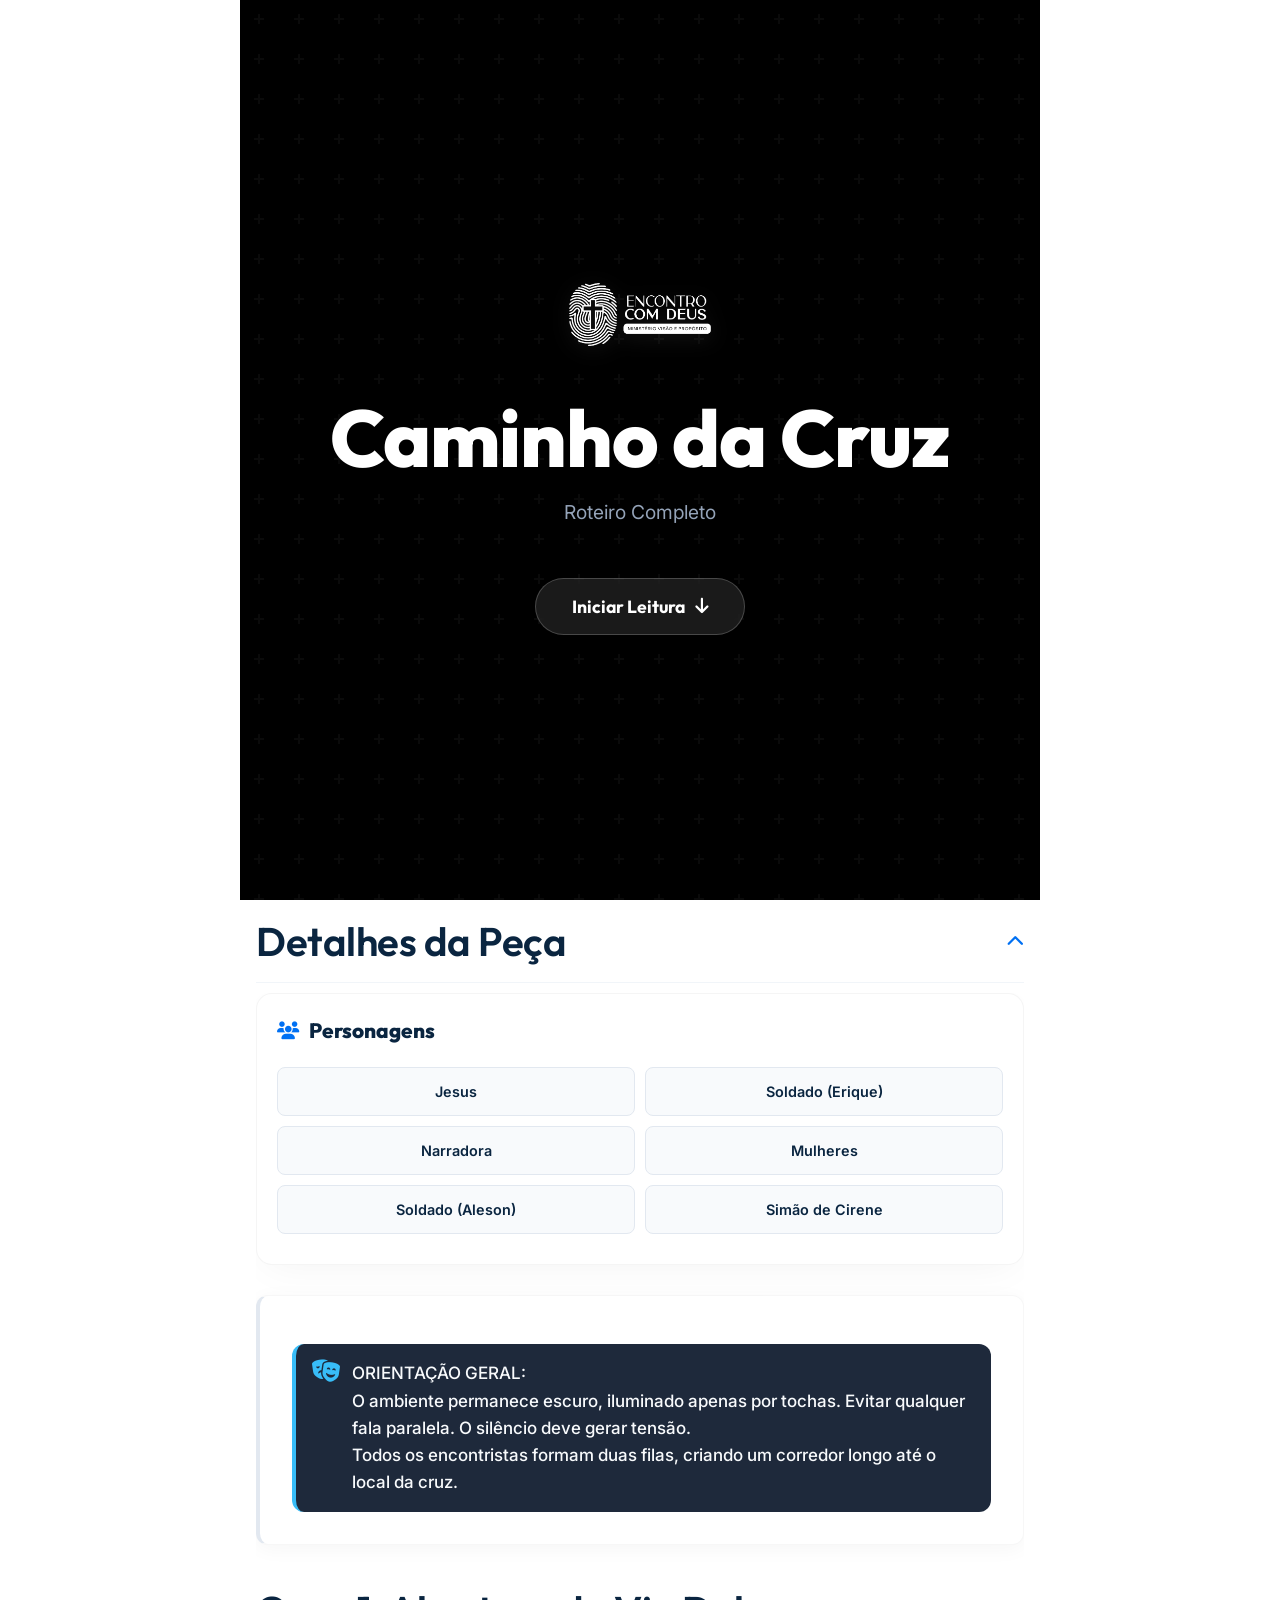
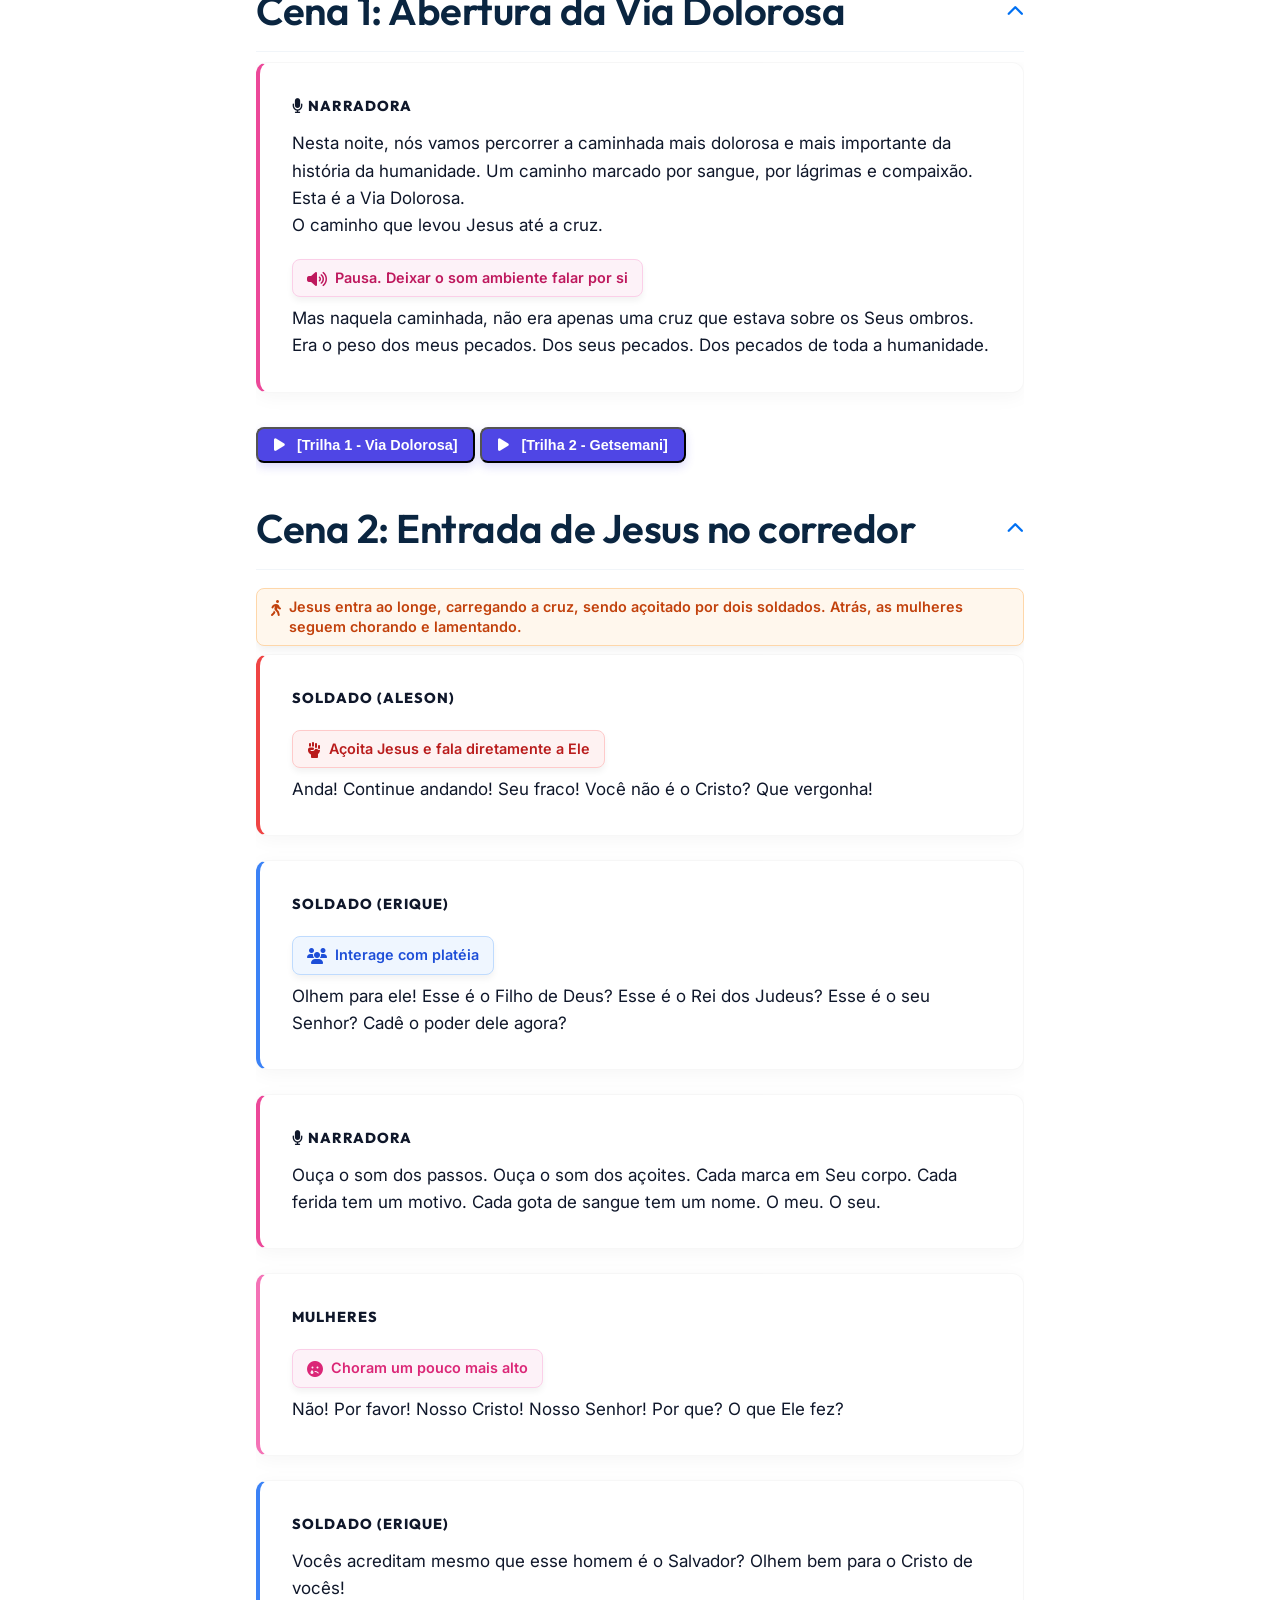
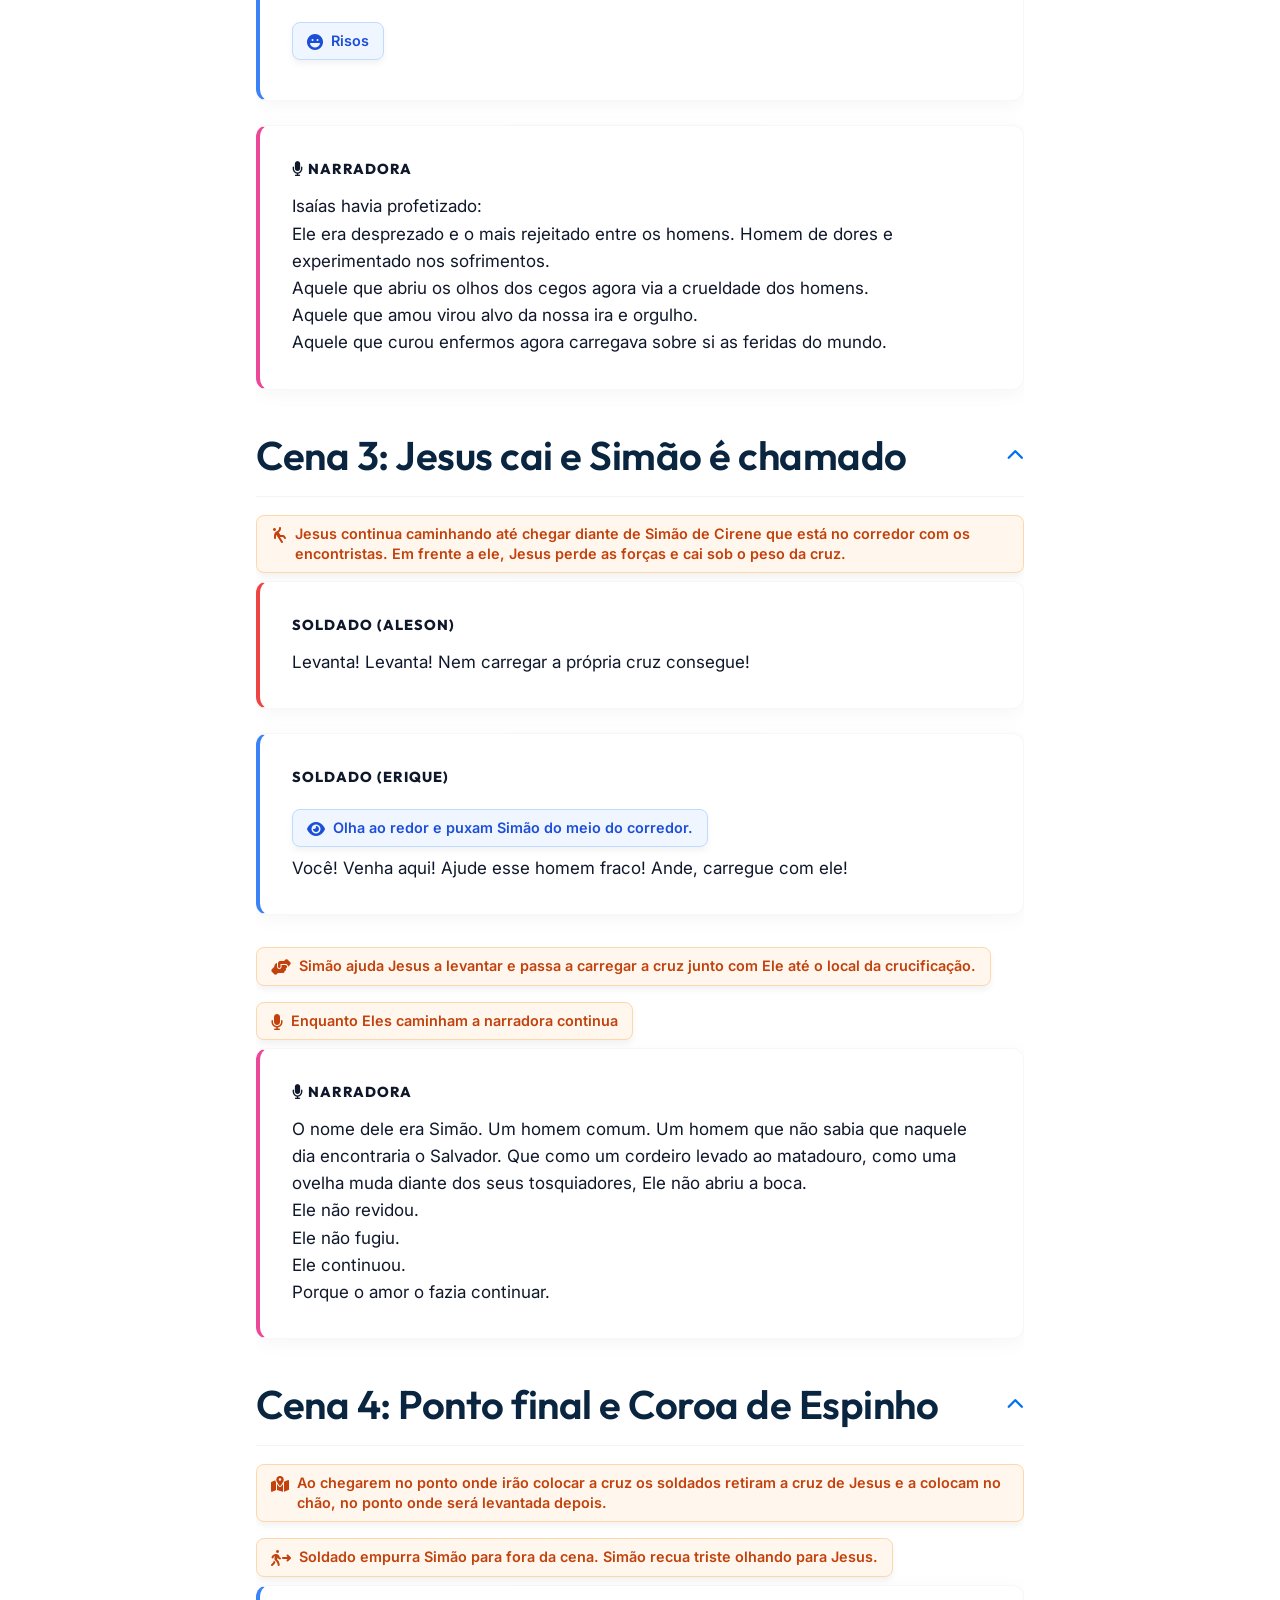
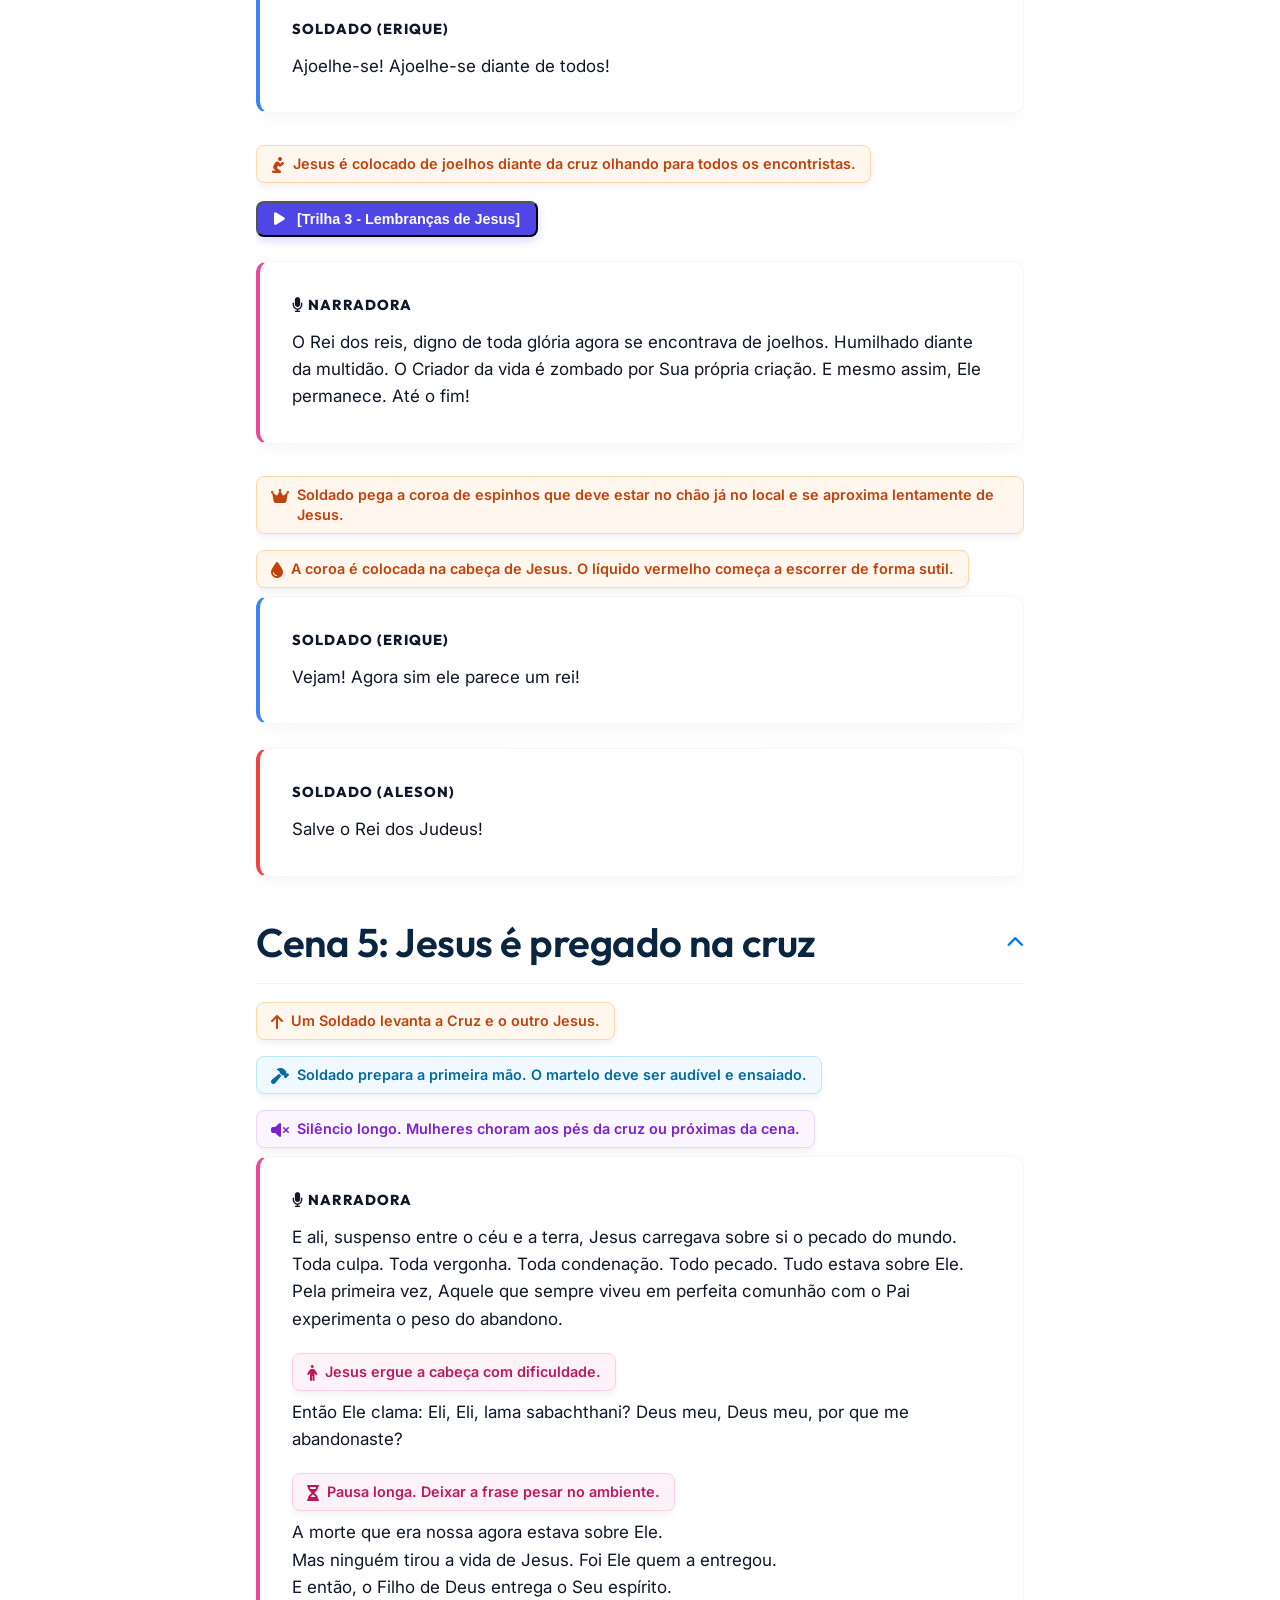
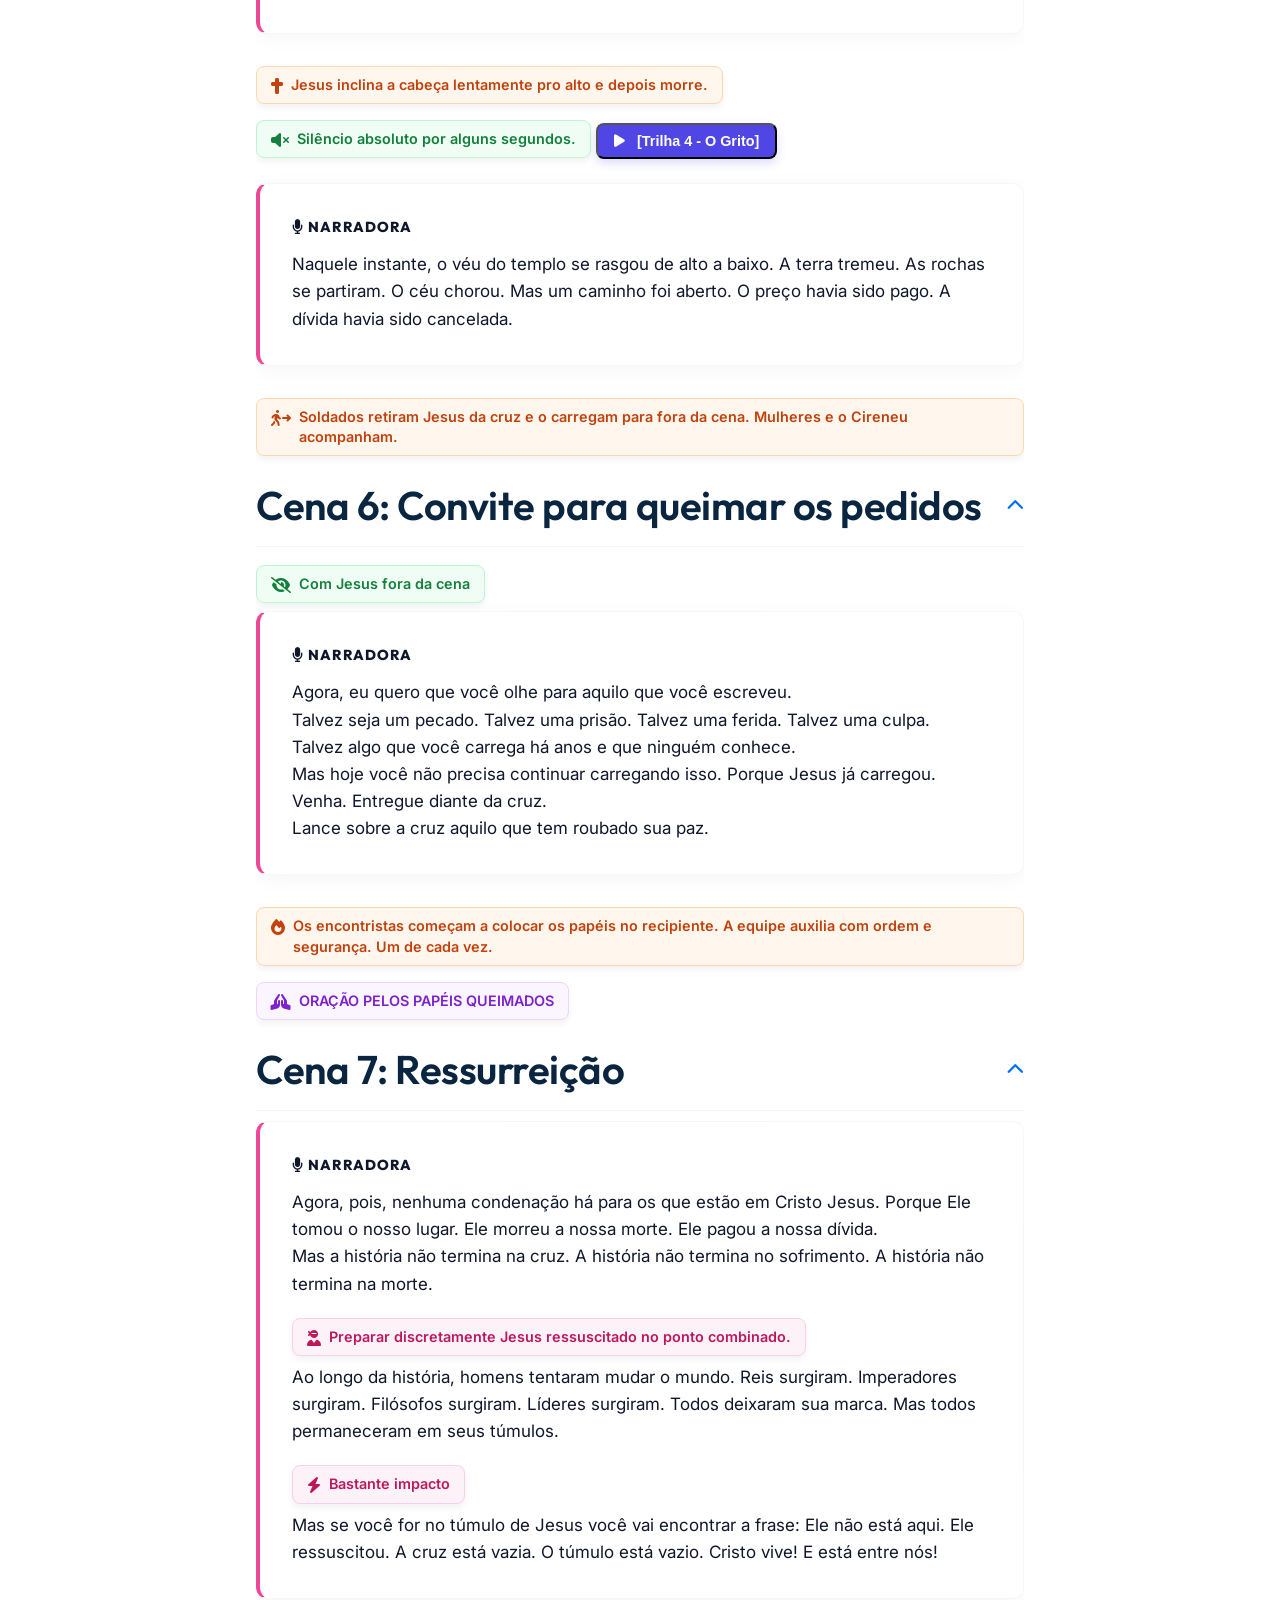
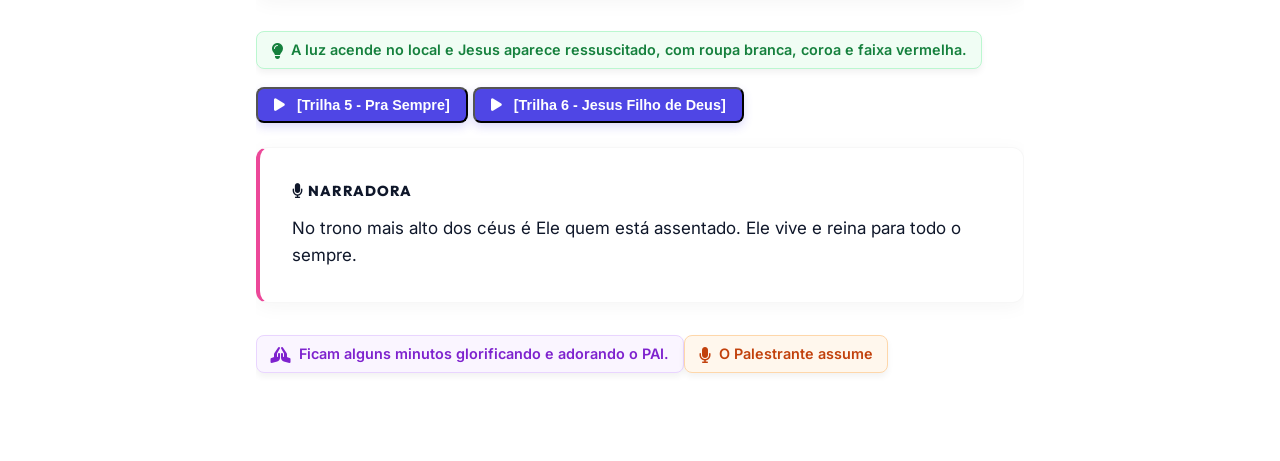
<file: index.html>
<!DOCTYPE html>
<html lang="pt-BR">
<head>
    <meta charset="UTF-8">
    <meta name="viewport" content="width=device-width, initial-scale=1.0">
    <title>Caminho da Cruz - Roteiro</title>
    <link rel="preconnect" href="https://fonts.googleapis.com">
    <link rel="preconnect" href="https://fonts.gstatic.com" crossorigin>
    <link href="https://fonts.googleapis.com/css2?family=Inter:wght@300;400;500;600;700&family=Outfit:wght@400;500;600;700;800&display=swap" rel="stylesheet">
    <link rel="stylesheet" href="https://cdnjs.cloudflare.com/ajax/libs/font-awesome/6.4.0/css/all.min.css">
    <link rel="icon" type="image/svg+xml" href="favicon.svg">
    <link rel="stylesheet" href="style.css">

    <meta property="og:title" content="Caminho da Cruz - Roteiro Teatral">
    <meta property="og:description" content="Roteiro completo da peça teatral 'Caminho da Cruz'.">
    <meta property="og:image" content="simbol-encontro-horizontal-claro.png">
    <meta property="og:url" content="">
    <meta property="og:type" content="website">
    <meta name="twitter:card" content="summary_large_image">
</head>
<body>

<nav class="top-nav hidden" id="top-nav">
    <div class="nav-content">
        <div class="header-left">
            <button id="menu-btn" aria-label="Menu" onclick="toggleMenu()"><i class="fa-solid fa-bars"></i></button>
            <span class="current-scene-title" id="current-scene">Detalhes da Peça</span>
        </div>
        <div class="header-right">
            <span class="progress-text" id="progress-text">0%</span>
            <button id="fullscreen-btn" aria-label="Tela Cheia" title="Tela Cheia" onclick="toggleFullscreen()"><i class="fa-solid fa-expand"></i></button>
        </div>
    </div>
    <div class="progress-bar-container">
        <div class="progress-bar" id="progress-bar"></div>
    </div>
</nav>

<!-- Custom Audio Player UI -->
<div class="custom-audio-player hidden" id="custom-audio-player">
    <div class="player-header">
        <div class="player-track-info"><i class="fa-solid fa-music"></i> <span id="player-title">Trilha</span></div>
        <div class="player-actions">
            <button id="player-minimize" aria-label="Minimizar" title="Minimizar"><i class="fa-solid fa-compress"></i></button>
            <button id="player-close" aria-label="Fechar" title="Fechar"><i class="fa-solid fa-xmark"></i></button>
        </div>
    </div>
    <div class="player-controls-main">
        <button id="player-prev" aria-label="Anterior" title="Trilha Anterior"><i class="fa-solid fa-backward-step"></i></button>
        <button id="player-play" class="main-play-btn" aria-label="Play/Pause"><i class="fa-solid fa-play"></i></button>
        <button id="player-next" aria-label="Próxima" title="Próxima Trilha"><i class="fa-solid fa-forward-step"></i></button>
    </div>
    <div class="player-timeline-container">
        <span id="player-current-time">0:00</span>
        <input type="range" class="player-timeline" id="player-timeline" value="0" min="0" max="100" step="1" aria-label="Timeline" title="Timeline">
        <span id="player-total-time">0:00</span>
    </div>
    <div class="player-options player-fade-options">
        <label class="fade-toggle">
            <input type="checkbox" id="use-fade" checked>
            <div class="fade-slider"></div>
            <span class="fade-label">FADE ENTRE MÚSICAS</span>
        </label>
        <label class="fade-toggle">
            <input type="checkbox" id="use-repeat">
            <div class="fade-slider"></div>
            <span class="fade-label">REPETIR</span>
        </label>
    </div>
</div>

<!-- Minimized Player Widget -->
<div class="minimized-player hidden" id="minimized-player" onclick="restorePlayer()">
    <div class="minimized-info">
        <i class="fa-solid fa-music"></i>
        <div class="minimized-text">
            <span class="minimized-label">Em espera</span>
            <span id="minimized-title">Trilha...</span>
        </div>
    </div>
    <button id="minimized-play" aria-label="Play/Pause" onclick="event.stopPropagation(); togglePlayerPlay()"><i class="fa-solid fa-play"></i></button>
</div>

<!-- Drawer Menu -->
<div class="drawer-overlay" id="drawer-overlay" onclick="toggleMenu()"></div>
<div class="drawer-menu" id="drawer-menu">
    <div class="drawer-header">
        <h3>Índice</h3>
        <button id="close-menu-btn" onclick="toggleMenu()" title="Fechar menu" aria-label="Fechar menu"><i class="fa-solid fa-xmark"></i></button>
    </div>
    <ul class="drawer-list" id="drawer-list">
        <!-- JS vai preencher -->
    </ul>
</div>

<main>
    <!-- Hero Section -->
    <section class="hero" id="hero" data-title="Capa">
        <div class="hero-content">
            <img src="simbol-encontro-horizontal-claro.png" alt="Encontro com Deus" class="hero-logo">
            <h1 class="hero-title">Caminho da Cruz</h1>
            <p class="hero-subtitle">Roteiro Completo</p>
            <button class="btn-primary" onclick="startReading()">Iniciar Leitura <i class="fa-solid fa-arrow-down"></i></button>
        </div>
    </section>

    <!-- Scene 1: Detalhes -->
    <section class="scene-section expanded" id="scene-2" data-title="Detalhes da Peça">
        <div class="scene-header accordion-header" onclick="toggleScene(this)">
            <div class="scene-title-wrapper">
                <h2 class="scene-title">Detalhes da Peça</h2>
                <i class="fa-solid fa-chevron-down toggle-icon"></i>
            </div>
            <div class="scene-divider"></div>
        </div>
        <div class="scene-content">
            <div class="card info-card">
                <h3><i class="fa-solid fa-users"></i> Personagens</h3>
                <div class="characters-grid">
                    <div class="char-item">Jesus</div>
                    <div class="char-item">Narradora</div>
                    <div class="char-item">Soldado (Aleson)</div>
                    <div class="char-item">Soldado (Erique)</div>
                    <div class="char-item">Mulheres</div>
                    <div class="char-item">Simão de Cirene</div>
                </div>
            </div>
            <div class="dialogue-card">
                <p class="block-direction"><i class="fa-solid fa-masks-theater"></i> ORIENTAÇÃO GERAL:<br>O ambiente permanece escuro, iluminado apenas por tochas. Evitar qualquer fala paralela. O silêncio deve gerar tensão.<br>Todos os encontristas formam duas filas, criando um corredor longo até o local da cruz.</p>
            </div>
        </div>
    </section>

    <!-- Cena 1 -->
    <section class="scene-section expanded" id="scene-3" data-title="Cena 1: Abertura da Via Dolorosa">
        <div class="scene-header accordion-header" onclick="toggleScene(this)">
            <div class="scene-title-wrapper">
                <h2 class="scene-title">Cena 1: Abertura da Via Dolorosa</h2>
                <i class="fa-solid fa-chevron-down toggle-icon"></i>
            </div>
            <div class="scene-divider"></div>
        </div>
        <div class="scene-content">
            <div class="dialogue-card c-narracao">
                <div class="char-header narrador-header"><div class="char-main"><i class="fa-solid fa-microphone"></i> NARRADORA</div></div>
                <p>Nesta noite, nós vamos percorrer a caminhada mais dolorosa e mais importante da história da humanidade. Um caminho marcado por sangue, por lágrimas e compaixão.<br>Esta é a Via Dolorosa.<br>O caminho que levou Jesus até a cruz.</p>
                <span class="stage-direction sd-audio"><i class="fa-solid fa-volume-high"></i> Pausa. Deixar o som ambiente falar por si</span>
                <p>Mas naquela caminhada, não era apenas uma cruz que estava sobre os Seus ombros. Era o peso dos meus pecados. Dos seus pecados. Dos pecados de toda a humanidade.</p>
            </div>
            <button class="music-cue" onclick="toggleAudio('trilha-caminho-da-cruz/01-fernanda-brum-via-dolorosa.mp3', this)"><i class="fa-solid fa-play"></i> [Trilha 1 - Via Dolorosa]</button>
            <button class="music-cue" onclick="toggleAudio('trilha-caminho-da-cruz/01-getsemani.mp3', this)"><i class="fa-solid fa-play"></i> [Trilha 2 - Getsemani]</button>
        </div>
    </section>

    <!-- Cena 2 -->
    <section class="scene-section expanded" id="scene-4" data-title="Cena 2: Entrada de Jesus no corredor">
        <div class="scene-header accordion-header" onclick="toggleScene(this)">
            <div class="scene-title-wrapper">
                <h2 class="scene-title">Cena 2: Entrada de Jesus no corredor</h2>
                <i class="fa-solid fa-chevron-down toggle-icon"></i>
            </div>
            <div class="scene-divider"></div>
        </div>
        <div class="scene-content">
            <span class="stage-direction sd-action"><i class="fa-solid fa-person-walking"></i> Jesus entra ao longe, carregando a cruz, sendo açoitado por dois soldados. Atrás, as mulheres seguem chorando e lamentando.</span>
            <div class="dialogue-card c-soldado1">
                <div class="char-header"><div class="char-main">SOLDADO (ALESON)</div></div>
                <span class="stage-direction sd-action"><i class="fa-solid fa-hand-fist"></i> Açoita Jesus e fala diretamente a Ele</span>
                <p>Anda! Continue andando! Seu fraco! Você não é o Cristo? Que vergonha!</p>
            </div>
            <div class="dialogue-card c-soldado2">
                <div class="char-header"><div class="char-main">SOLDADO (ERIQUE)</div></div>
                <span class="stage-direction sd-emotion"><i class="fa-solid fa-users"></i> Interage com platéia</span>
                <p>Olhem para ele! Esse é o Filho de Deus? Esse é o Rei dos Judeus? Esse é o seu Senhor? Cadê o poder dele agora?</p>
            </div>
            <div class="dialogue-card c-narracao">
                <div class="char-header narrador-header"><div class="char-main"><i class="fa-solid fa-microphone"></i> NARRADORA</div></div>
                <p>Ouça o som dos passos. Ouça o som dos açoites. Cada marca em Seu corpo. Cada ferida tem um motivo. Cada gota de sangue tem um nome. O meu. O seu.</p>
            </div>
            <div class="dialogue-card c-mulheres">
                <div class="char-header"><div class="char-main">MULHERES</div></div>
                <span class="stage-direction sd-emotion"><i class="fa-solid fa-face-sad-tear"></i> Choram um pouco mais alto</span>
                <p>Não! Por favor! Nosso Cristo! Nosso Senhor! Por que? O que Ele fez?</p>
            </div>
            <div class="dialogue-card c-soldado2">
                <div class="char-header"><div class="char-main">SOLDADO (ERIQUE)</div></div>
                <p>Vocês acreditam mesmo que esse homem é o Salvador? Olhem bem para o Cristo de vocês!</p>
                <span class="stage-direction sd-emotion"><i class="fa-solid fa-face-laugh"></i> Risos</span>
            </div>
            <div class="dialogue-card c-narracao">
                <div class="char-header narrador-header"><div class="char-main"><i class="fa-solid fa-microphone"></i> NARRADORA</div></div>
                <p>Isaías havia profetizado:<br>Ele era desprezado e o mais rejeitado entre os homens. Homem de dores e experimentado nos sofrimentos.<br>Aquele que abriu os olhos dos cegos agora via a crueldade dos homens.<br>Aquele que amou virou alvo da nossa ira e orgulho.<br>Aquele que curou enfermos agora carregava sobre si as feridas do mundo.</p>
            </div>
        </div>
    </section>

    <!-- Cena 3 -->
    <section class="scene-section expanded" id="scene-5" data-title="Cena 3: Jesus cai e Simão é chamado">
        <div class="scene-header accordion-header" onclick="toggleScene(this)">
            <div class="scene-title-wrapper">
                <h2 class="scene-title">Cena 3: Jesus cai e Simão é chamado</h2>
                <i class="fa-solid fa-chevron-down toggle-icon"></i>
            </div>
            <div class="scene-divider"></div>
        </div>
        <div class="scene-content">
            <span class="stage-direction sd-action"><i class="fa-solid fa-person-falling"></i> Jesus continua caminhando até chegar diante de Simão de Cirene que está no corredor com os encontristas. Em frente a ele, Jesus perde as forças e cai sob o peso da cruz.</span>
            <div class="dialogue-card c-soldado1">
                <div class="char-header"><div class="char-main">SOLDADO (ALESON)</div></div>
                <p>Levanta! Levanta! Nem carregar a própria cruz consegue!</p>
            </div>
            <div class="dialogue-card c-soldado2">
                <div class="char-header"><div class="char-main">SOLDADO (ERIQUE)</div></div>
                <span class="stage-direction sd-action"><i class="fa-solid fa-eye"></i> Olha ao redor e puxam Simão do meio do corredor.</span>
                <p>Você! Venha aqui! Ajude esse homem fraco! Ande, carregue com ele!</p>
            </div>
            <span class="stage-direction sd-action"><i class="fa-solid fa-handshake-angle"></i> Simão ajuda Jesus a levantar e passa a carregar a cruz junto com Ele até o local da crucificação.</span>
            <span class="stage-direction sd-action"><i class="fa-solid fa-microphone"></i> Enquanto Eles caminham a narradora continua</span>
            <div class="dialogue-card c-narracao">
                <div class="char-header narrador-header"><div class="char-main"><i class="fa-solid fa-microphone"></i> NARRADORA</div></div>
                <p>O nome dele era Simão. Um homem comum. Um homem que não sabia que naquele dia encontraria o Salvador. Que como um cordeiro levado ao matadouro, como uma ovelha muda diante dos seus tosquiadores, Ele não abriu a boca.<br>Ele não revidou.<br>Ele não fugiu.<br>Ele continuou.<br>Porque o amor o fazia continuar.</p>
            </div>
        </div>
    </section>

    <!-- Cena 4 -->
    <section class="scene-section expanded" id="scene-6" data-title="Cena 4: Ponto final e Coroa de Espinho">
        <div class="scene-header accordion-header" onclick="toggleScene(this)">
            <div class="scene-title-wrapper">
                <h2 class="scene-title">Cena 4: Ponto final e Coroa de Espinho</h2>
                <i class="fa-solid fa-chevron-down toggle-icon"></i>
            </div>
            <div class="scene-divider"></div>
        </div>
        <div class="scene-content">
            <span class="stage-direction sd-action"><i class="fa-solid fa-map-location-dot"></i> Ao chegarem no ponto onde irão colocar a cruz os soldados retiram a cruz de Jesus e a colocam no chão, no ponto onde será levantada depois.</span><span class="stage-direction sd-action"><i class="fa-solid fa-person-walking-arrow-right"></i> Soldado empurra Simão para fora da cena. Simão recua triste olhando para Jesus.</span>
            <div class="dialogue-card c-soldado2">
                <div class="char-header"><div class="char-main">SOLDADO (ERIQUE)</div></div>
                <p>Ajoelhe-se! Ajoelhe-se diante de todos!</p>
            </div>
            <span class="stage-direction sd-action"><i class="fa-solid fa-person-praying"></i> Jesus é colocado de joelhos diante da cruz olhando para todos os encontristas.</span>
            <button class="music-cue" onclick="toggleAudio('trilha-caminho-da-cruz/02-lembranças-de-jesus-cut.mp3', this)"><i class="fa-solid fa-play"></i> [Trilha 3 - Lembranças de Jesus]</button>
            <div class="dialogue-card c-narracao">
                <div class="char-header narrador-header"><div class="char-main"><i class="fa-solid fa-microphone"></i> NARRADORA</div></div>
                <p>O Rei dos reis, digno de toda glória agora se encontrava de joelhos. Humilhado diante da multidão. O Criador da vida é zombado por Sua própria criação. E mesmo assim, Ele permanece. Até o fim!</p>
            </div>
            <span class="stage-direction sd-action"><i class="fa-solid fa-crown"></i> Soldado pega a coroa de espinhos que deve estar no chão já no local e se aproxima lentamente de Jesus.</span><span class="stage-direction sd-action"><i class="fa-solid fa-droplet"></i> A coroa é colocada na cabeça de Jesus. O líquido vermelho começa a escorrer de forma sutil.</span>
            <div class="dialogue-card c-soldado2">
                <div class="char-header"><div class="char-main">SOLDADO (ERIQUE)</div></div>
                <p>Vejam! Agora sim ele parece um rei!</p>
            </div>
            <div class="dialogue-card c-soldado1">
                <div class="char-header"><div class="char-main">SOLDADO (ALESON)</div></div>
                <p>Salve o Rei dos Judeus!</p>
            </div>
        </div>
    </section>

    <!-- Cena 5 -->
    <section class="scene-section expanded" id="scene-7" data-title="Cena 5: Jesus é pregado na cruz">
        <div class="scene-header accordion-header" onclick="toggleScene(this)">
            <div class="scene-title-wrapper">
                <h2 class="scene-title">Cena 5: Jesus é pregado na cruz</h2>
                <i class="fa-solid fa-chevron-down toggle-icon"></i>
            </div>
            <div class="scene-divider"></div>
        </div>
        <div class="scene-content">
            <span class="stage-direction sd-action"><i class="fa-solid fa-arrow-up"></i> Um Soldado levanta a Cruz e o outro Jesus.</span><span class="stage-direction sd-audio"><i class="fa-solid fa-hammer"></i> Soldado prepara a primeira mão. O martelo deve ser audível e ensaiado.</span><span class="stage-direction sd-emotion"><i class="fa-solid fa-volume-xmark"></i> Silêncio longo. Mulheres choram aos pés da cruz ou próximas da cena.</span>
            <div class="dialogue-card c-narracao">
                <div class="char-header narrador-header"><div class="char-main"><i class="fa-solid fa-microphone"></i> NARRADORA</div></div>
                <p>E ali, suspenso entre o céu e a terra, Jesus carregava sobre si o pecado do mundo.<br>Toda culpa. Toda vergonha. Toda condenação. Todo pecado. Tudo estava sobre Ele.<br>Pela primeira vez, Aquele que sempre viveu em perfeita comunhão com o Pai experimenta o peso do abandono.</p>
                <span class="stage-direction sd-action"><i class="fa-solid fa-person"></i> Jesus ergue a cabeça com dificuldade.</span>
                <p>Então Ele clama: Eli, Eli, lama sabachthani? Deus meu, Deus meu, por que me abandonaste?</p>
                <span class="stage-direction sd-tech"><i class="fa-solid fa-hourglass-half"></i> Pausa longa. Deixar a frase pesar no ambiente.</span>
                <p>A morte que era nossa agora estava sobre Ele.<br>Mas ninguém tirou a vida de Jesus. Foi Ele quem a entregou.<br>E então, o Filho de Deus entrega o Seu espírito.</p>
            </div>
            <span class="stage-direction sd-action"><i class="fa-solid fa-cross"></i> Jesus inclina a cabeça lentamente pro alto e depois morre.</span><span class="stage-direction sd-tech"><i class="fa-solid fa-volume-xmark"></i> Silêncio absoluto por alguns segundos.</span>
            <button class="music-cue" onclick="toggleAudio('trilha-caminho-da-cruz/03-min-p-vivas-o-grito.mp3', this)"><i class="fa-solid fa-play"></i> [Trilha 4 - O Grito]</button>
            <div class="dialogue-card c-narracao">
                <div class="char-header narrador-header"><div class="char-main"><i class="fa-solid fa-microphone"></i> NARRADORA</div></div>
                <p>Naquele instante, o véu do templo se rasgou de alto a baixo. A terra tremeu. As rochas se partiram. O céu chorou. Mas um caminho foi aberto. O preço havia sido pago. A dívida havia sido cancelada.</p>
            </div>
            <span class="stage-direction sd-action"><i class="fa-solid fa-person-walking-arrow-right"></i> Soldados retiram Jesus da cruz e o carregam para fora da cena. Mulheres e o Cireneu acompanham.</span>
        </div>
    </section>

    <!-- Cena 6 -->
    <section class="scene-section expanded" id="scene-8" data-title="Cena 6: Convite para queimar os pedidos">
        <div class="scene-header accordion-header" onclick="toggleScene(this)">
            <div class="scene-title-wrapper">
                <h2 class="scene-title">Cena 6: Convite para queimar os pedidos</h2>
                <i class="fa-solid fa-chevron-down toggle-icon"></i>
            </div>
            <div class="scene-divider"></div>
        </div>
        <div class="scene-content">
            <span class="stage-direction sd-tech"><i class="fa-solid fa-eye-slash"></i> Com Jesus fora da cena</span>
            <div class="dialogue-card c-narracao">
                <div class="char-header narrador-header"><div class="char-main"><i class="fa-solid fa-microphone"></i> NARRADORA</div></div>
                <p>Agora, eu quero que você olhe para aquilo que você escreveu.<br>Talvez seja um pecado. Talvez uma prisão. Talvez uma ferida. Talvez uma culpa.<br>Talvez algo que você carrega há anos e que ninguém conhece.<br>Mas hoje você não precisa continuar carregando isso. Porque Jesus já carregou.<br>Venha. Entregue diante da cruz.<br>Lance sobre a cruz aquilo que tem roubado sua paz.</p>
            </div>
            <span class="stage-direction sd-action"><i class="fa-solid fa-fire"></i> Os encontristas começam a colocar os papéis no recipiente. A equipe auxilia com ordem e segurança. Um de cada vez.</span><span class="stage-direction sd-emotion"><i class="fa-solid fa-hands-praying"></i> ORAÇÃO PELOS PAPÉIS QUEIMADOS</span>
        </div>
    </section>

    <!-- Cena 7 -->
    <section class="scene-section expanded" id="scene-9" data-title="Cena 7: Ressurreição">
        <div class="scene-header accordion-header" onclick="toggleScene(this)">
            <div class="scene-title-wrapper">
                <h2 class="scene-title">Cena 7: Ressurreição</h2>
                <i class="fa-solid fa-chevron-down toggle-icon"></i>
            </div>
            <div class="scene-divider"></div>
        </div>
        <div class="scene-content">
            <div class="dialogue-card c-narracao">
                <div class="char-header narrador-header"><div class="char-main"><i class="fa-solid fa-microphone"></i> NARRADORA</div></div>
                <p>Agora, pois, nenhuma condenação há para os que estão em Cristo Jesus. Porque Ele tomou o nosso lugar. Ele morreu a nossa morte. Ele pagou a nossa dívida.<br>Mas a história não termina na cruz. A história não termina no sofrimento. A história não termina na morte.</p>
                <span class="stage-direction sd-tech"><i class="fa-solid fa-user-ninja"></i> Preparar discretamente Jesus ressuscitado no ponto combinado.</span>
                <p>Ao longo da história, homens tentaram mudar o mundo. Reis surgiram. Imperadores surgiram. Filósofos surgiram. Líderes surgiram. Todos deixaram sua marca. Mas todos permaneceram em seus túmulos.</p>
                <span class="stage-direction sd-emotion"><i class="fa-solid fa-bolt"></i> Bastante impacto</span>
                <p>Mas se você for no túmulo de Jesus você vai encontrar a frase: Ele não está aqui. Ele ressuscitou. A cruz está vazia. O túmulo está vazio. Cristo vive! E está entre nós!</p>
            </div>
            <span class="stage-direction sd-tech"><i class="fa-solid fa-lightbulb"></i> A luz acende no local e Jesus aparece ressuscitado, com roupa branca, coroa e faixa vermelha.</span>
            <button class="music-cue" onclick="toggleAudio('trilha-caminho-da-cruz/04-pra-sempre-cut.mp3', this)"><i class="fa-solid fa-play"></i> [Trilha 5 - Pra Sempre]</button>
            <button class="music-cue" onclick="toggleAudio('trilha-caminho-da-cruz/05-jesus-filho-de-deus-cut.mp3', this)"><i class="fa-solid fa-play"></i> [Trilha 6 - Jesus Filho de Deus]</button>
            <div class="dialogue-card c-narracao">
                <div class="char-header narrador-header"><div class="char-main"><i class="fa-solid fa-microphone"></i> NARRADORA</div></div>
                <p>No trono mais alto dos céus é Ele quem está assentado. Ele vive e reina para todo o sempre.</p>
            </div>
            <span class="stage-direction sd-emotion"><i class="fa-solid fa-hands-praying"></i> Ficam alguns minutos glorificando e adorando o PAI.</span><span class="stage-direction sd-action"><i class="fa-solid fa-microphone"></i> O Palestrante assume</span>
        </div>
    </section>

</main>

<script src="script.js"></script>
</body>
</html>
</file>
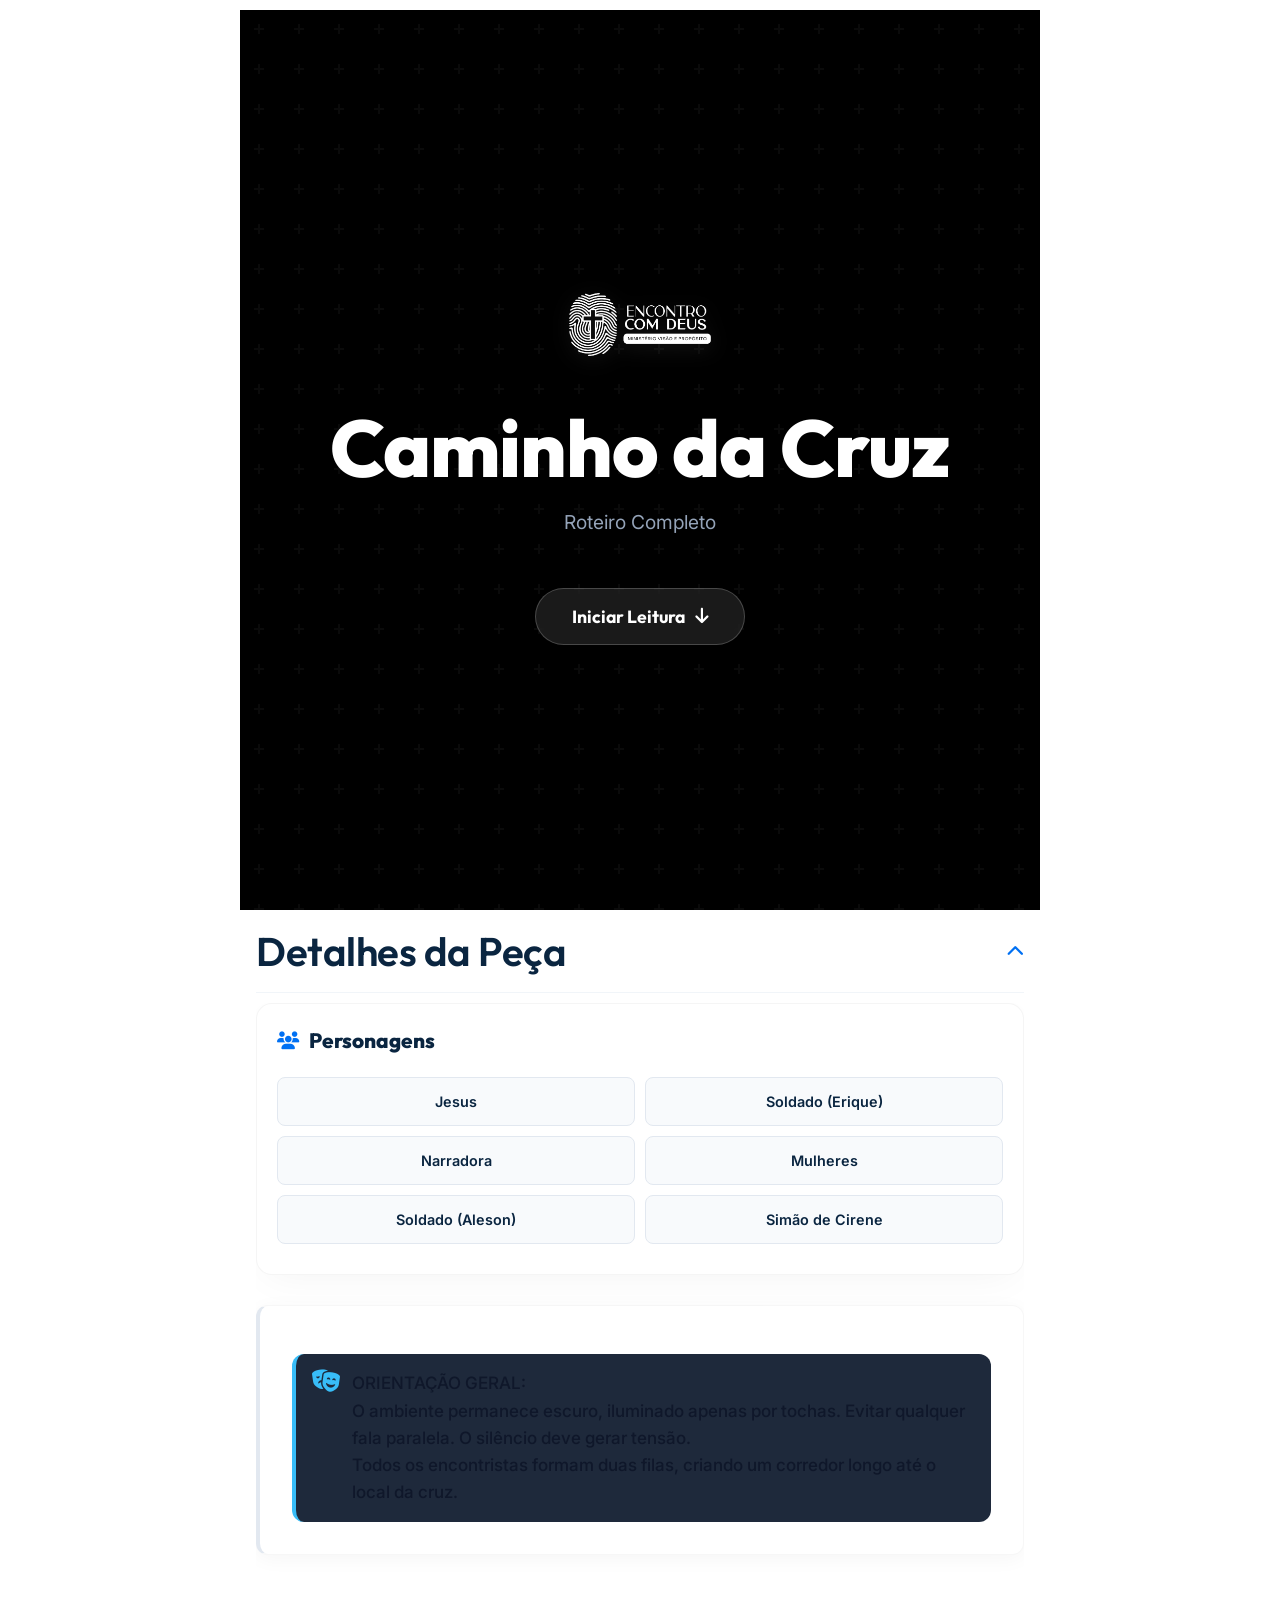
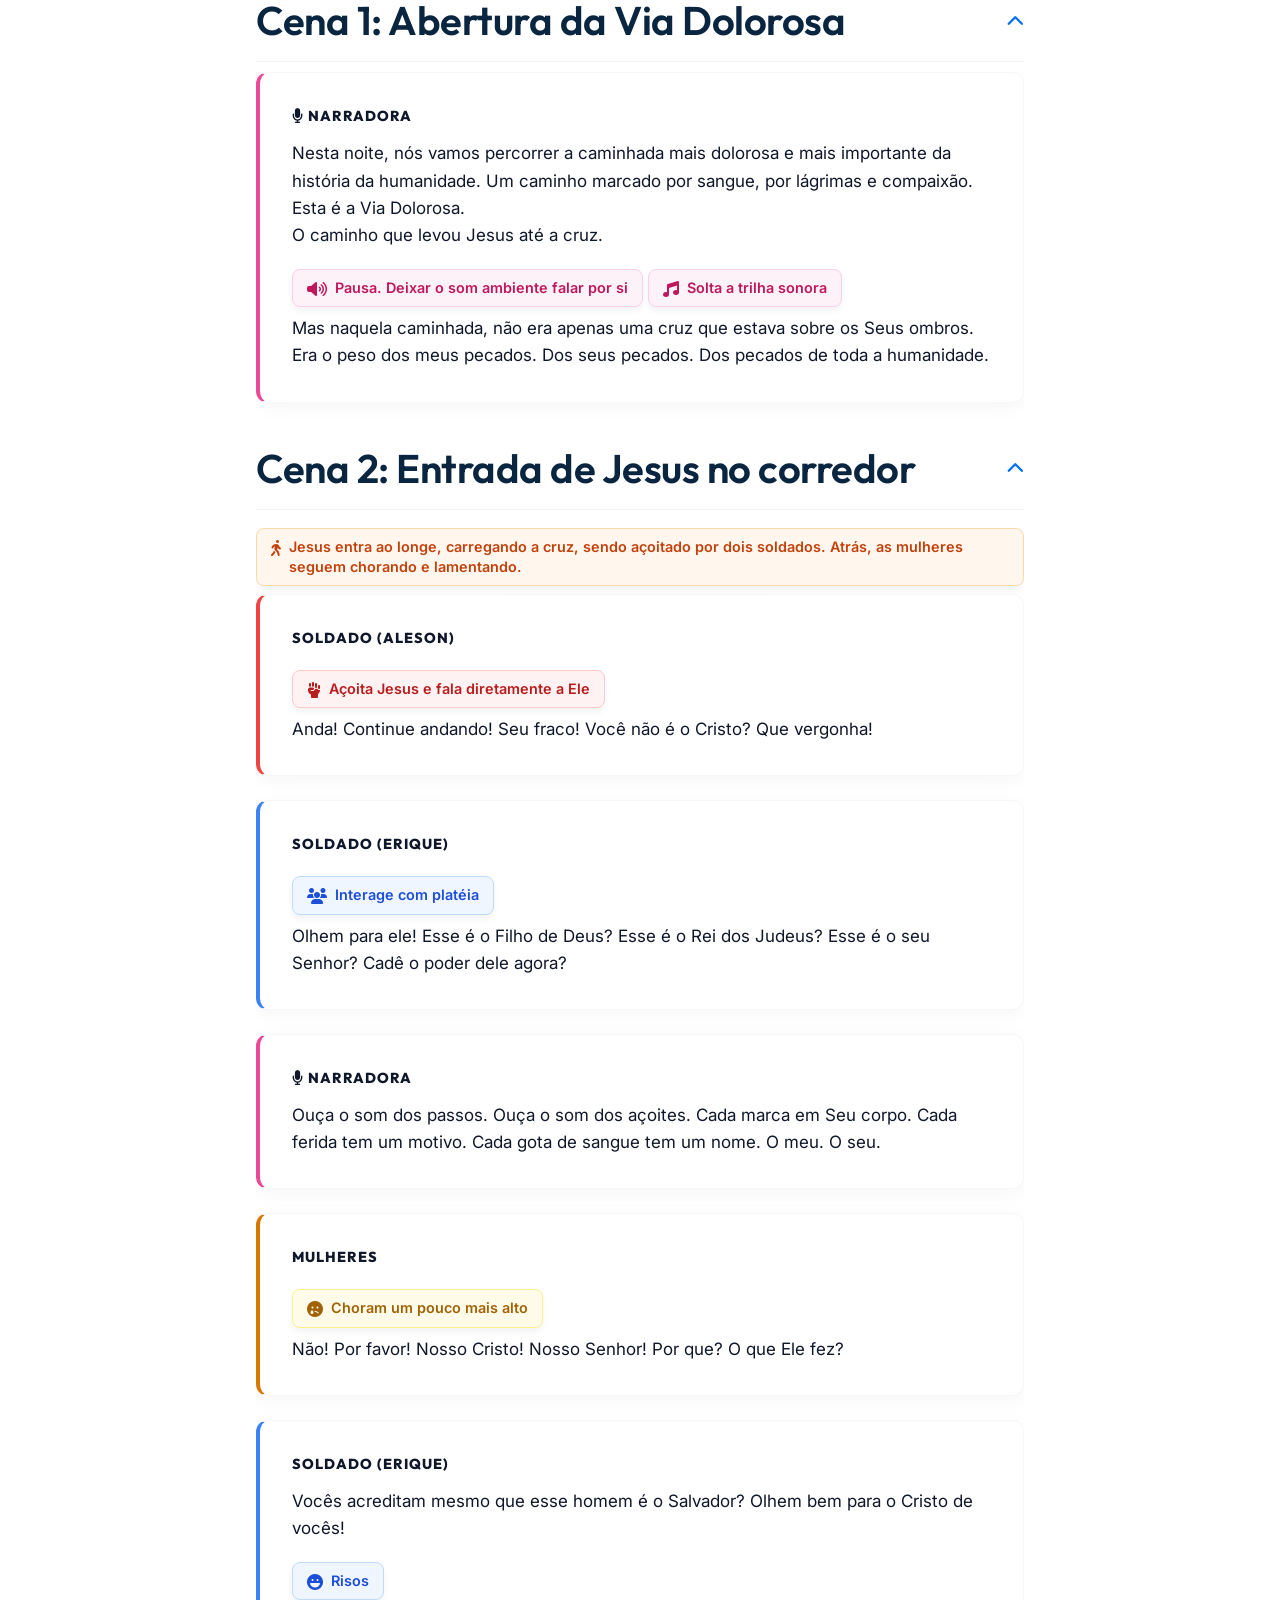
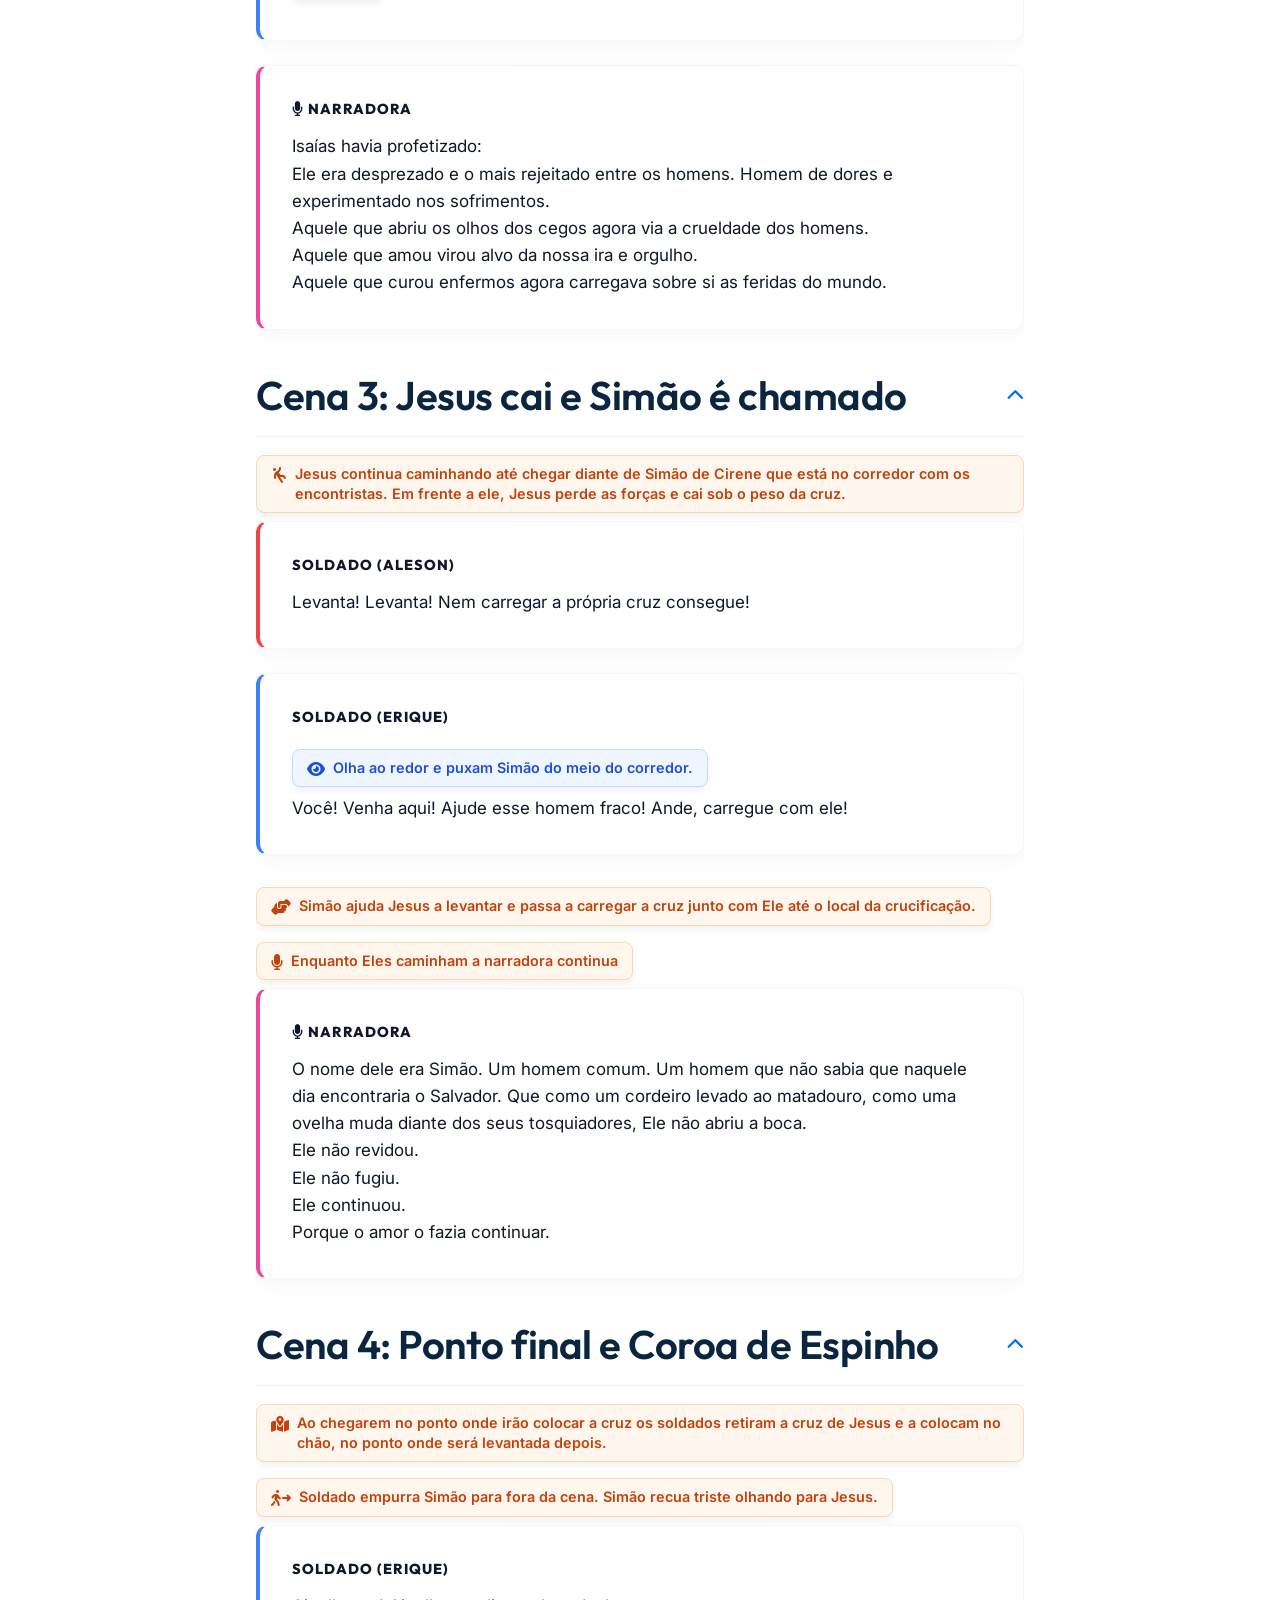
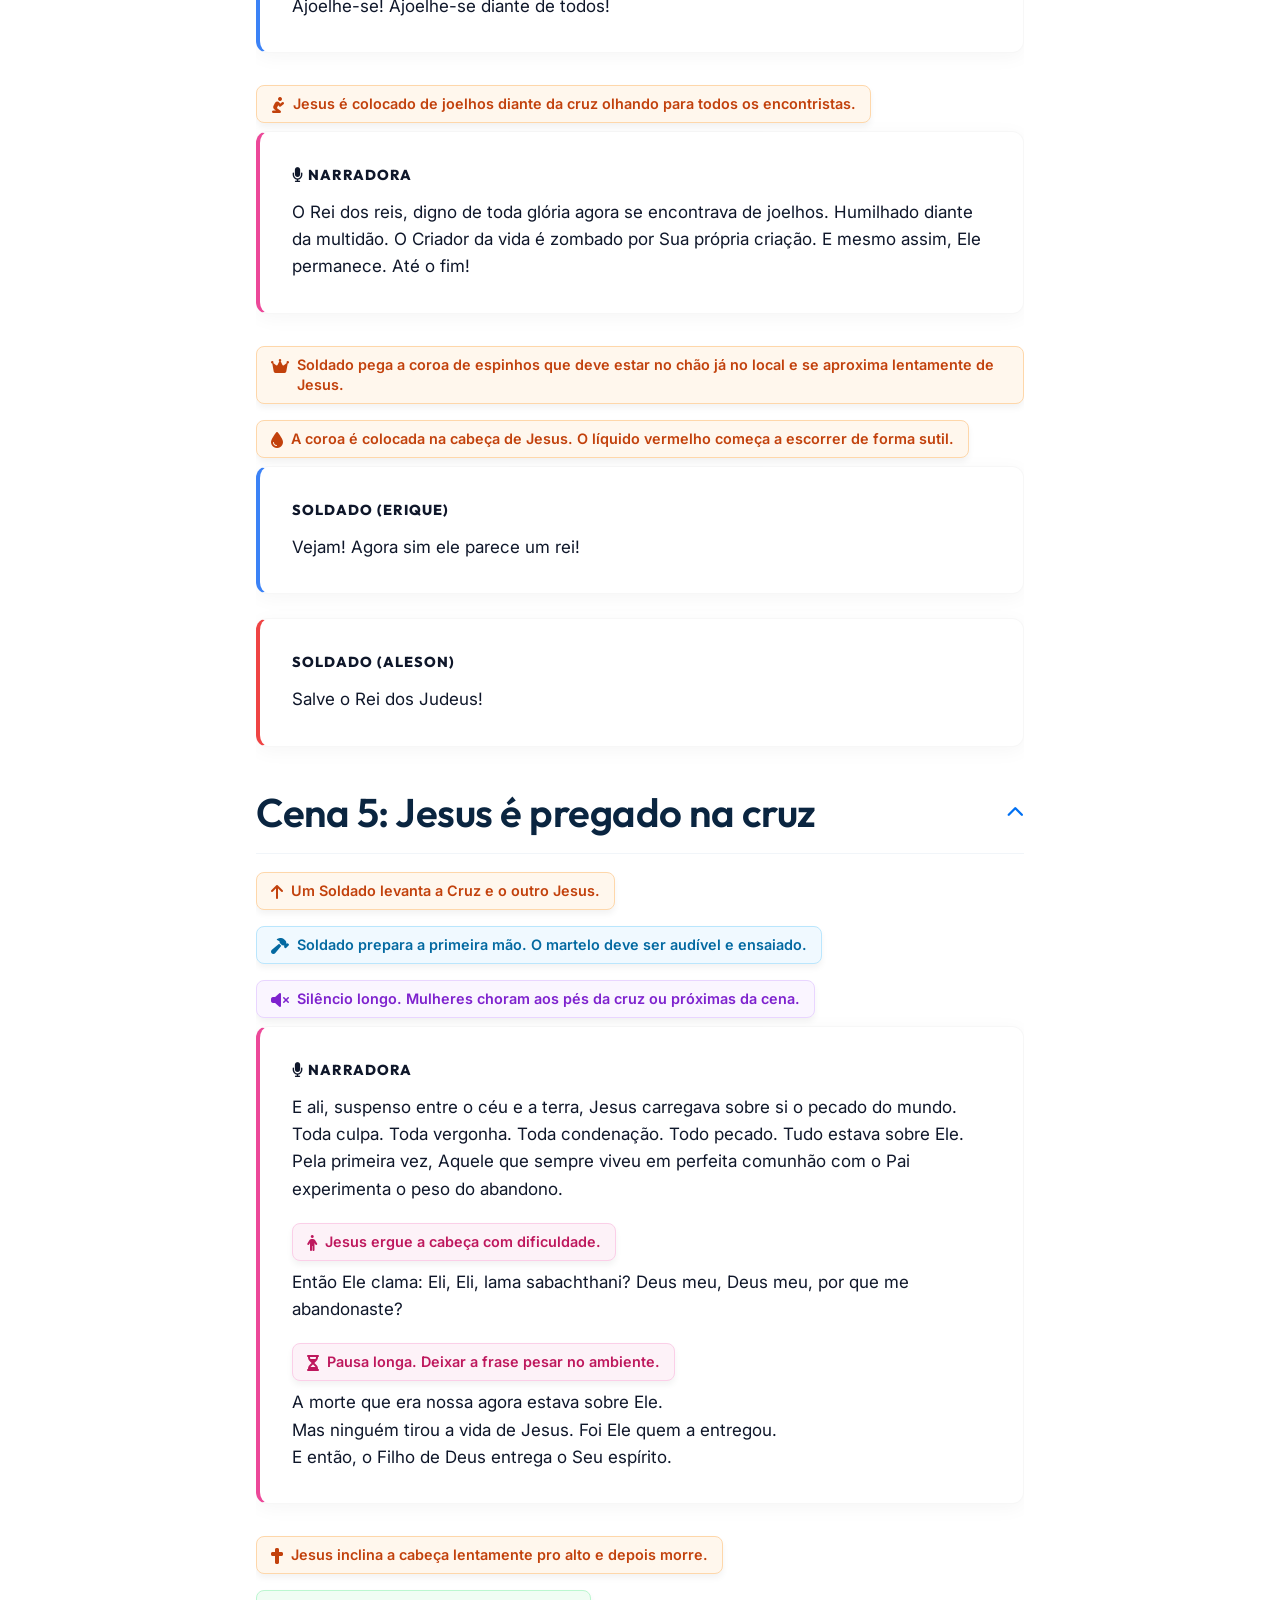
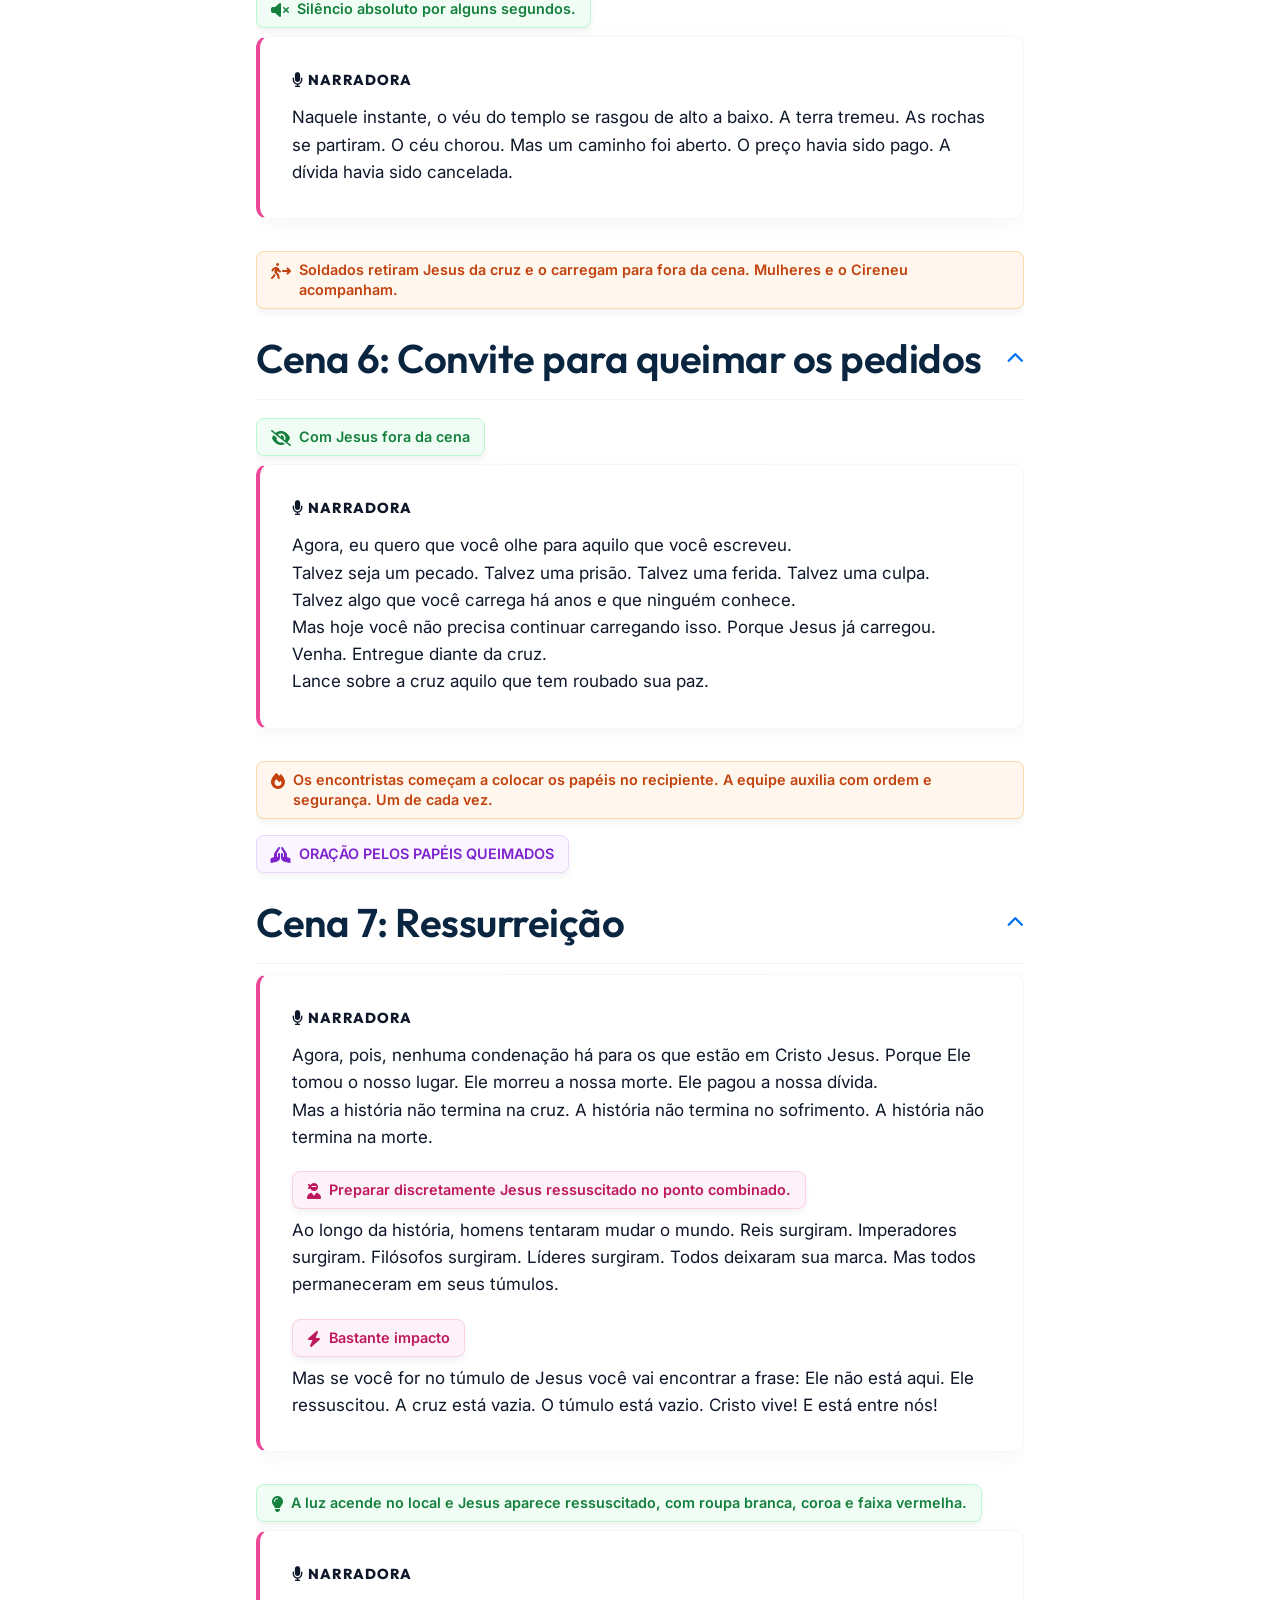
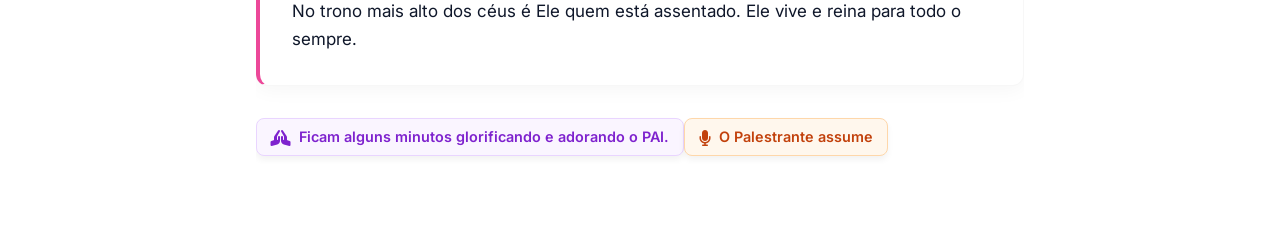
<file: WebApp/index.html>
﻿<!DOCTYPE html>
<html lang="pt-BR">
<head>
    <meta charset="UTF-8">
    <meta name="viewport" content="width=device-width, initial-scale=1.0">
    <title>Caminho da Cruz - Roteiro</title>
    <link rel="preconnect" href="https://fonts.googleapis.com">
    <link rel="preconnect" href="https://fonts.gstatic.com" crossorigin>
    <link href="https://fonts.googleapis.com/css2?family=Inter:wght@300;400;500;600;700&family=Outfit:wght@400;500;600;700;800&display=swap" rel="stylesheet">
    <link rel="stylesheet" href="https://cdnjs.cloudflare.com/ajax/libs/font-awesome/6.4.0/css/all.min.css">
    <link rel="icon" type="image/svg+xml" href="favicon.svg">
    <link rel="stylesheet" href="style.css">

    <meta property="og:title" content="Caminho da Cruz - Roteiro Teatral">
    <meta property="og:description" content="Roteiro completo da peça teatral 'Caminho da Cruz'.">
    <meta property="og:image" content="simbol-encontro-horizontal-claro.png">
    <meta property="og:url" content="">
    <meta property="og:type" content="website">
    <meta name="twitter:card" content="summary_large_image">
</head>
<body>

<nav class="top-nav hidden" id="top-nav">
    <div class="nav-content">
        <div class="header-left">
            <button id="menu-btn" aria-label="Menu" onclick="toggleMenu()"><i class="fa-solid fa-bars"></i></button>
            <span class="current-scene-title" id="current-scene">Detalhes da Peça</span>
        </div>
        <div class="header-right">
            <span class="progress-text" id="progress-text">0%</span>
            <button id="fullscreen-btn" aria-label="Tela Cheia" title="Tela Cheia" onclick="toggleFullscreen()"><i class="fa-solid fa-expand"></i></button>
        </div>
    </div>
    <div class="progress-bar-container">
        <div class="progress-bar" id="progress-bar"></div>
    </div>
</nav>

<!-- Drawer Menu -->
<div class="drawer-overlay" id="drawer-overlay" onclick="toggleMenu()"></div>
<div class="drawer-menu" id="drawer-menu">
    <div class="drawer-header">
        <h3>Índice</h3>
        <button id="close-menu-btn" onclick="toggleMenu()" title="Fechar menu" aria-label="Fechar menu"><i class="fa-solid fa-xmark"></i></button>
    </div>
    <ul class="drawer-list" id="drawer-list">
        <!-- JS vai preencher -->
    </ul>
</div>

<main>
    <!-- Hero Section -->
    <section class="hero" id="scene-1" data-title="Capa">
        <div class="hero-content">
            <img src="simbol-encontro-horizontal-claro.png" alt="Encontro com Deus" class="hero-logo">
            <h1 class="hero-title">Caminho da Cruz</h1>
            <p class="hero-subtitle">Roteiro Completo</p>
            <button class="btn-primary" onclick="startReading()">Iniciar Leitura <i class="fa-solid fa-arrow-down"></i></button>
        </div>
    </section>

    <!-- Scene 1: Detalhes -->
    <section class="scene-section expanded" id="scene-2" data-title="Detalhes da Peça">
        <div class="scene-header accordion-header" onclick="toggleScene(this)">
            <div class="scene-title-wrapper">
                <h2 class="scene-title">Detalhes da Peça</h2>
                <i class="fa-solid fa-chevron-down toggle-icon"></i>
            </div>
            <div class="scene-divider"></div>
        </div>
        <div class="scene-content">
            <div class="card info-card">
                <h3><i class="fa-solid fa-users"></i> Personagens</h3>
                <div class="characters-grid">
                    <div class="char-item">Jesus</div>
                    <div class="char-item">Narradora</div>
                    <div class="char-item">Soldado (Aleson)</div>
                    <div class="char-item">Soldado (Erique)</div>
                    <div class="char-item">Mulheres</div>
                    <div class="char-item">Simão de Cirene</div>
                </div>
            </div>
            <div class="dialogue-card">
                <p class="block-direction"><i class="fa-solid fa-masks-theater"></i> ORIENTAÇÃO GERAL:<br>O ambiente permanece escuro, iluminado apenas por tochas. Evitar qualquer fala paralela. O silêncio deve gerar tensão.<br>Todos os encontristas formam duas filas, criando um corredor longo até o local da cruz.</p>
            </div>
        </div>
    </section>

    <!-- Cena 1 -->
    <section class="scene-section expanded" id="scene-3" data-title="Cena 1: Abertura da Via Dolorosa">
        <div class="scene-header accordion-header" onclick="toggleScene(this)">
            <div class="scene-title-wrapper">
                <h2 class="scene-title">Cena 1: Abertura da Via Dolorosa</h2>
                <i class="fa-solid fa-chevron-down toggle-icon"></i>
            </div>
            <div class="scene-divider"></div>
        </div>
        <div class="scene-content">
            <div class="dialogue-card c-narracao">
                <div class="char-header narrador-header"><div class="char-main"><i class="fa-solid fa-microphone"></i> NARRADORA</div></div>
                <p>Nesta noite, nós vamos percorrer a caminhada mais dolorosa e mais importante da história da humanidade. Um caminho marcado por sangue, por lágrimas e compaixão.<br>Esta é a Via Dolorosa.<br>O caminho que levou Jesus até a cruz.</p>
                <span class="stage-direction sd-audio"><i class="fa-solid fa-volume-high"></i> Pausa. Deixar o som ambiente falar por si</span>
                <span class="stage-direction sd-audio"><i class="fa-solid fa-music"></i> Solta a trilha sonora</span>
                <p>Mas naquela caminhada, não era apenas uma cruz que estava sobre os Seus ombros. Era o peso dos meus pecados. Dos seus pecados. Dos pecados de toda a humanidade.</p>
            </div>
        </div>
    </section>

    <!-- Cena 2 -->
    <section class="scene-section expanded" id="scene-4" data-title="Cena 2: Entrada de Jesus no corredor">
        <div class="scene-header accordion-header" onclick="toggleScene(this)">
            <div class="scene-title-wrapper">
                <h2 class="scene-title">Cena 2: Entrada de Jesus no corredor</h2>
                <i class="fa-solid fa-chevron-down toggle-icon"></i>
            </div>
            <div class="scene-divider"></div>
        </div>
        <div class="scene-content">
            <span class="stage-direction sd-action"><i class="fa-solid fa-person-walking"></i> Jesus entra ao longe, carregando a cruz, sendo açoitado por dois soldados. Atrás, as mulheres seguem chorando e lamentando.</span>
            <div class="dialogue-card c-soldado1">
                <div class="char-header"><div class="char-main">SOLDADO (ALESON)</div></div>
                <span class="stage-direction sd-action"><i class="fa-solid fa-hand-fist"></i> Açoita Jesus e fala diretamente a Ele</span>
                <p>Anda! Continue andando! Seu fraco! Você não é o Cristo? Que vergonha!</p>
            </div>
            <div class="dialogue-card c-soldado2">
                <div class="char-header"><div class="char-main">SOLDADO (ERIQUE)</div></div>
                <span class="stage-direction sd-emotion"><i class="fa-solid fa-users"></i> Interage com platéia</span>
                <p>Olhem para ele! Esse é o Filho de Deus? Esse é o Rei dos Judeus? Esse é o seu Senhor? Cadê o poder dele agora?</p>
            </div>
            <div class="dialogue-card c-narracao">
                <div class="char-header narrador-header"><div class="char-main"><i class="fa-solid fa-microphone"></i> NARRADORA</div></div>
                <p>Ouça o som dos passos. Ouça o som dos açoites. Cada marca em Seu corpo. Cada ferida tem um motivo. Cada gota de sangue tem um nome. O meu. O seu.</p>
            </div>
            <div class="dialogue-card c-mulheres">
                <div class="char-header"><div class="char-main">MULHERES</div></div>
                <span class="stage-direction sd-emotion"><i class="fa-solid fa-face-sad-tear"></i> Choram um pouco mais alto</span>
                <p>Não! Por favor! Nosso Cristo! Nosso Senhor! Por que? O que Ele fez?</p>
            </div>
            <div class="dialogue-card c-soldado2">
                <div class="char-header"><div class="char-main">SOLDADO (ERIQUE)</div></div>
                <p>Vocês acreditam mesmo que esse homem é o Salvador? Olhem bem para o Cristo de vocês!</p>
                <span class="stage-direction sd-emotion"><i class="fa-solid fa-face-laugh"></i> Risos</span>
            </div>
            <div class="dialogue-card c-narracao">
                <div class="char-header narrador-header"><div class="char-main"><i class="fa-solid fa-microphone"></i> NARRADORA</div></div>
                <p>Isaías havia profetizado:<br>Ele era desprezado e o mais rejeitado entre os homens. Homem de dores e experimentado nos sofrimentos.<br>Aquele que abriu os olhos dos cegos agora via a crueldade dos homens.<br>Aquele que amou virou alvo da nossa ira e orgulho.<br>Aquele que curou enfermos agora carregava sobre si as feridas do mundo.</p>
            </div>
        </div>
    </section>

    <!-- Cena 3 -->
    <section class="scene-section expanded" id="scene-5" data-title="Cena 3: Jesus cai e Simão é chamado">
        <div class="scene-header accordion-header" onclick="toggleScene(this)">
            <div class="scene-title-wrapper">
                <h2 class="scene-title">Cena 3: Jesus cai e Simão é chamado</h2>
                <i class="fa-solid fa-chevron-down toggle-icon"></i>
            </div>
            <div class="scene-divider"></div>
        </div>
        <div class="scene-content">
            <span class="stage-direction sd-action"><i class="fa-solid fa-person-falling"></i> Jesus continua caminhando até chegar diante de Simão de Cirene que está no corredor com os encontristas. Em frente a ele, Jesus perde as forças e cai sob o peso da cruz.</span>
            <div class="dialogue-card c-soldado1">
                <div class="char-header"><div class="char-main">SOLDADO (ALESON)</div></div>
                <p>Levanta! Levanta! Nem carregar a própria cruz consegue!</p>
            </div>
            <div class="dialogue-card c-soldado2">
                <div class="char-header"><div class="char-main">SOLDADO (ERIQUE)</div></div>
                <span class="stage-direction sd-action"><i class="fa-solid fa-eye"></i> Olha ao redor e puxam Simão do meio do corredor.</span>
                <p>Você! Venha aqui! Ajude esse homem fraco! Ande, carregue com ele!</p>
            </div>
            <span class="stage-direction sd-action"><i class="fa-solid fa-handshake-angle"></i> Simão ajuda Jesus a levantar e passa a carregar a cruz junto com Ele até o local da crucificação.</span>
            <span class="stage-direction sd-action"><i class="fa-solid fa-microphone"></i> Enquanto Eles caminham a narradora continua</span>
            <div class="dialogue-card c-narracao">
                <div class="char-header narrador-header"><div class="char-main"><i class="fa-solid fa-microphone"></i> NARRADORA</div></div>
                <p>O nome dele era Simão. Um homem comum. Um homem que não sabia que naquele dia encontraria o Salvador. Que como um cordeiro levado ao matadouro, como uma ovelha muda diante dos seus tosquiadores, Ele não abriu a boca.<br>Ele não revidou.<br>Ele não fugiu.<br>Ele continuou.<br>Porque o amor o fazia continuar.</p>
            </div>
        </div>
    </section>

    <!-- Cena 4 -->
    <section class="scene-section expanded" id="scene-6" data-title="Cena 4: Ponto final e Coroa de Espinho">
        <div class="scene-header accordion-header" onclick="toggleScene(this)">
            <div class="scene-title-wrapper">
                <h2 class="scene-title">Cena 4: Ponto final e Coroa de Espinho</h2>
                <i class="fa-solid fa-chevron-down toggle-icon"></i>
            </div>
            <div class="scene-divider"></div>
        </div>
        <div class="scene-content">
            <span class="stage-direction sd-action"><i class="fa-solid fa-map-location-dot"></i> Ao chegarem no ponto onde irão colocar a cruz os soldados retiram a cruz de Jesus e a colocam no chão, no ponto onde será levantada depois.</span><span class="stage-direction sd-action"><i class="fa-solid fa-person-walking-arrow-right"></i> Soldado empurra Simão para fora da cena. Simão recua triste olhando para Jesus.</span>
            <div class="dialogue-card c-soldado2">
                <div class="char-header"><div class="char-main">SOLDADO (ERIQUE)</div></div>
                <p>Ajoelhe-se! Ajoelhe-se diante de todos!</p>
            </div>
            <span class="stage-direction sd-action"><i class="fa-solid fa-person-praying"></i> Jesus é colocado de joelhos diante da cruz olhando para todos os encontristas.</span>
            <div class="dialogue-card c-narracao">
                <div class="char-header narrador-header"><div class="char-main"><i class="fa-solid fa-microphone"></i> NARRADORA</div></div>
                <p>O Rei dos reis, digno de toda glória agora se encontrava de joelhos. Humilhado diante da multidão. O Criador da vida é zombado por Sua própria criação. E mesmo assim, Ele permanece. Até o fim!</p>
            </div>
            <span class="stage-direction sd-action"><i class="fa-solid fa-crown"></i> Soldado pega a coroa de espinhos que deve estar no chão já no local e se aproxima lentamente de Jesus.</span><span class="stage-direction sd-action"><i class="fa-solid fa-droplet"></i> A coroa é colocada na cabeça de Jesus. O líquido vermelho começa a escorrer de forma sutil.</span>
            <div class="dialogue-card c-soldado2">
                <div class="char-header"><div class="char-main">SOLDADO (ERIQUE)</div></div>
                <p>Vejam! Agora sim ele parece um rei!</p>
            </div>
            <div class="dialogue-card c-soldado1">
                <div class="char-header"><div class="char-main">SOLDADO (ALESON)</div></div>
                <p>Salve o Rei dos Judeus!</p>
            </div>
        </div>
    </section>

    <!-- Cena 5 -->
    <section class="scene-section expanded" id="scene-7" data-title="Cena 5: Jesus é pregado na cruz">
        <div class="scene-header accordion-header" onclick="toggleScene(this)">
            <div class="scene-title-wrapper">
                <h2 class="scene-title">Cena 5: Jesus é pregado na cruz</h2>
                <i class="fa-solid fa-chevron-down toggle-icon"></i>
            </div>
            <div class="scene-divider"></div>
        </div>
        <div class="scene-content">
            <span class="stage-direction sd-action"><i class="fa-solid fa-arrow-up"></i> Um Soldado levanta a Cruz e o outro Jesus.</span><span class="stage-direction sd-audio"><i class="fa-solid fa-hammer"></i> Soldado prepara a primeira mão. O martelo deve ser audível e ensaiado.</span><span class="stage-direction sd-emotion"><i class="fa-solid fa-volume-xmark"></i> Silêncio longo. Mulheres choram aos pés da cruz ou próximas da cena.</span>
            <div class="dialogue-card c-narracao">
                <div class="char-header narrador-header"><div class="char-main"><i class="fa-solid fa-microphone"></i> NARRADORA</div></div>
                <p>E ali, suspenso entre o céu e a terra, Jesus carregava sobre si o pecado do mundo.<br>Toda culpa. Toda vergonha. Toda condenação. Todo pecado. Tudo estava sobre Ele.<br>Pela primeira vez, Aquele que sempre viveu em perfeita comunhão com o Pai experimenta o peso do abandono.</p>
                <span class="stage-direction sd-action"><i class="fa-solid fa-person"></i> Jesus ergue a cabeça com dificuldade.</span>
                <p>Então Ele clama: Eli, Eli, lama sabachthani? Deus meu, Deus meu, por que me abandonaste?</p>
                <span class="stage-direction sd-tech"><i class="fa-solid fa-hourglass-half"></i> Pausa longa. Deixar a frase pesar no ambiente.</span>
                <p>A morte que era nossa agora estava sobre Ele.<br>Mas ninguém tirou a vida de Jesus. Foi Ele quem a entregou.<br>E então, o Filho de Deus entrega o Seu espírito.</p>
            </div>
            <span class="stage-direction sd-action"><i class="fa-solid fa-cross"></i> Jesus inclina a cabeça lentamente pro alto e depois morre.</span><span class="stage-direction sd-tech"><i class="fa-solid fa-volume-xmark"></i> Silêncio absoluto por alguns segundos.</span>
            <div class="dialogue-card c-narracao">
                <div class="char-header narrador-header"><div class="char-main"><i class="fa-solid fa-microphone"></i> NARRADORA</div></div>
                <p>Naquele instante, o véu do templo se rasgou de alto a baixo. A terra tremeu. As rochas se partiram. O céu chorou. Mas um caminho foi aberto. O preço havia sido pago. A dívida havia sido cancelada.</p>
            </div>
            <span class="stage-direction sd-action"><i class="fa-solid fa-person-walking-arrow-right"></i> Soldados retiram Jesus da cruz e o carregam para fora da cena. Mulheres e o Cireneu acompanham.</span>
        </div>
    </section>

    <!-- Cena 6 -->
    <section class="scene-section expanded" id="scene-8" data-title="Cena 6: Convite para queimar os pedidos">
        <div class="scene-header accordion-header" onclick="toggleScene(this)">
            <div class="scene-title-wrapper">
                <h2 class="scene-title">Cena 6: Convite para queimar os pedidos</h2>
                <i class="fa-solid fa-chevron-down toggle-icon"></i>
            </div>
            <div class="scene-divider"></div>
        </div>
        <div class="scene-content">
            <span class="stage-direction sd-tech"><i class="fa-solid fa-eye-slash"></i> Com Jesus fora da cena</span>
            <div class="dialogue-card c-narracao">
                <div class="char-header narrador-header"><div class="char-main"><i class="fa-solid fa-microphone"></i> NARRADORA</div></div>
                <p>Agora, eu quero que você olhe para aquilo que você escreveu.<br>Talvez seja um pecado. Talvez uma prisão. Talvez uma ferida. Talvez uma culpa.<br>Talvez algo que você carrega há anos e que ninguém conhece.<br>Mas hoje você não precisa continuar carregando isso. Porque Jesus já carregou.<br>Venha. Entregue diante da cruz.<br>Lance sobre a cruz aquilo que tem roubado sua paz.</p>
            </div>
            <span class="stage-direction sd-action"><i class="fa-solid fa-fire"></i> Os encontristas começam a colocar os papéis no recipiente. A equipe auxilia com ordem e segurança. Um de cada vez.</span><span class="stage-direction sd-emotion"><i class="fa-solid fa-hands-praying"></i> ORAÇÃO PELOS PAPÉIS QUEIMADOS</span>
        </div>
    </section>

    <!-- Cena 7 -->
    <section class="scene-section expanded" id="scene-9" data-title="Cena 7: Ressurreição">
        <div class="scene-header accordion-header" onclick="toggleScene(this)">
            <div class="scene-title-wrapper">
                <h2 class="scene-title">Cena 7: Ressurreição</h2>
                <i class="fa-solid fa-chevron-down toggle-icon"></i>
            </div>
            <div class="scene-divider"></div>
        </div>
        <div class="scene-content">
            <div class="dialogue-card c-narracao">
                <div class="char-header narrador-header"><div class="char-main"><i class="fa-solid fa-microphone"></i> NARRADORA</div></div>
                <p>Agora, pois, nenhuma condenação há para os que estão em Cristo Jesus. Porque Ele tomou o nosso lugar. Ele morreu a nossa morte. Ele pagou a nossa dívida.<br>Mas a história não termina na cruz. A história não termina no sofrimento. A história não termina na morte.</p>
                <span class="stage-direction sd-tech"><i class="fa-solid fa-user-ninja"></i> Preparar discretamente Jesus ressuscitado no ponto combinado.</span>
                <p>Ao longo da história, homens tentaram mudar o mundo. Reis surgiram. Imperadores surgiram. Filósofos surgiram. Líderes surgiram. Todos deixaram sua marca. Mas todos permaneceram em seus túmulos.</p>
                <span class="stage-direction sd-emotion"><i class="fa-solid fa-bolt"></i> Bastante impacto</span>
                <p>Mas se você for no túmulo de Jesus você vai encontrar a frase: Ele não está aqui. Ele ressuscitou. A cruz está vazia. O túmulo está vazio. Cristo vive! E está entre nós!</p>
            </div>
            <span class="stage-direction sd-tech"><i class="fa-solid fa-lightbulb"></i> A luz acende no local e Jesus aparece ressuscitado, com roupa branca, coroa e faixa vermelha.</span>
            <div class="dialogue-card c-narracao">
                <div class="char-header narrador-header"><div class="char-main"><i class="fa-solid fa-microphone"></i> NARRADORA</div></div>
                <p>No trono mais alto dos céus é Ele quem está assentado. Ele vive e reina para todo o sempre.</p>
            </div>
            <span class="stage-direction sd-emotion"><i class="fa-solid fa-hands-praying"></i> Ficam alguns minutos glorificando e adorando o PAI.</span><span class="stage-direction sd-action"><i class="fa-solid fa-microphone"></i> O Palestrante assume</span>
        </div>
    </section>

</main>

<script src="script.js"></script>
</body>
</html>
</file>
<file: style.css>
@import url('https://fonts.googleapis.com/css2?family=Inter:wght@400;500;600;700&family=Outfit:wght@400;600;700;800&display=swap');

:root {
    --primary: #0A2540;
    --secondary: #0070F3;
    --accent: #EBF4FF;
    --bg-color: #FFFFFF;
    --card-bg: #FFFFFF;
    --text-dark: #0f172a;
    --text-body: #334155;
    --text-muted: #64748B;
    --white: #FFFFFF;
    
    /* Character colors for borders and tags */
    --c-rafa: #ec4899;
    --c-carlos: #3b82f6;
    --c-inimigo: #1e293b;
    --c-manu: #10b981;
    --c-lc: #ef4444;
    --c-bia: #a855f7;
    --c-religiao: #64748b;
    --c-dono: #b91c1c;
    --c-mulheres: #f43f5e;
    --c-pai: #0ea5e9;
    --c-recrutadora: #14b8a6;
    --c-jesus: #eab308;
    --c-narrador: #475569;

    --header-height: 60px;
    --max-width: 800px;
}

* { margin: 0; padding: 0; box-sizing: border-box; -webkit-tap-highlight-color: transparent; }

body {
    font-family: 'Inter', sans-serif;
    color: var(--text-body);
    background-color: var(--bg-color);
    line-height: 1.6;
    font-size: 17px;
}

@media (max-width: 768px) {
    body { font-size: 16px; }
}

/* Header & Progress Bar */
.top-nav {
    position: fixed; top: 0; left: 0; width: 100%; height: var(--header-height);
    background-color: rgba(15, 23, 42, 0.9);
    -webkit-backdrop-filter: blur(12px); backdrop-filter: blur(12px);
    z-index: 1000;
    display: flex; flex-direction: column; justify-content: center;
    transition: transform 0.4s ease, opacity 0.4s ease;
}

.top-nav.hidden {
    transform: translateY(-100%);
    opacity: 0;
}

.nav-content {
    display: flex; justify-content: space-between; align-items: center;
    padding: 0 16px; height: 100%; max-width: var(--max-width); margin: 0 auto; width: 100%;
}

.header-left, .header-right { display: flex; align-items: center; gap: 12px; }

#menu-btn, #fullscreen-btn {
    background: transparent; border: none; color: white; font-size: 1.2rem; cursor: pointer;
    padding: 8px; border-radius: 8px; transition: background 0.2s;
}
#menu-btn:hover, #fullscreen-btn:hover { background: rgba(255,255,255,0.1); }

.current-scene-title {
    font-family: 'Outfit', sans-serif; font-weight: 600; color: white; font-size: 0.95rem;
    white-space: nowrap; overflow: hidden; text-overflow: ellipsis; max-width: 150px;
}

@media (min-width: 768px) { .current-scene-title { max-width: 300px; font-size: 1.1rem; } }

.progress-text { font-family: 'Outfit', sans-serif; font-weight: 700; color: #60a5fa; font-size: 0.9rem; }

.progress-bar-container { height: 3px; width: 100%; background-color: rgba(255,255,255,0.1); position: absolute; bottom: -1px; }
.progress-bar { height: 100%; background: linear-gradient(90deg, #38bdf8, #818cf8); width: 0%; transition: width 0.1s linear; border-radius: 0 3px 3px 0; }

/* Drawer Menu */
.drawer-overlay {
    position: fixed; top: 0; left: 0; width: 100vw; height: 100vh;
    background: rgba(0,0,0,0.5); -webkit-backdrop-filter: blur(4px); backdrop-filter: blur(4px);
    z-index: 1001; opacity: 0; pointer-events: none; transition: opacity 0.3s;
}
.drawer-overlay.active { opacity: 1; pointer-events: all; }

.drawer-menu {
    position: fixed; top: 0; left: -300px; width: 280px; height: 100vh;
    background: white; z-index: 1002; box-shadow: 2px 0 10px rgba(0,0,0,0.1);
    transition: left 0.3s cubic-bezier(0.4, 0, 0.2, 1);
    display: flex; flex-direction: column;
}
.drawer-menu.active { left: 0; }

.drawer-header {
    display: flex; justify-content: space-between; align-items: center;
    padding: 20px; border-bottom: 1px solid #f1f5f9;
}
.drawer-header h3 { font-family: 'Outfit', sans-serif; font-size: 1.2rem; color: var(--primary); }
#close-menu-btn { background: transparent; border: none; font-size: 1.2rem; cursor: pointer; color: var(--text-muted); }

.drawer-list { list-style: none; overflow-y: auto; flex: 1; padding: 10px 0; }
.drawer-list li { margin: 0; }
.drawer-list button {
    width: 100%; text-align: left; padding: 12px 20px; border: none; background: transparent;
    font-family: 'Inter', sans-serif; font-size: 0.95rem; color: var(--text-body);
    cursor: pointer; transition: background 0.2s; border-left: 3px solid transparent;
}
.drawer-list button:hover { background: #f8fafc; }
.drawer-list button.active { background: #eff6ff; color: #2563eb; border-left-color: #2563eb; font-weight: 600; }

/* Hero Section */
.hero {
    min-height: 100vh;
    min-height: 100svh;
    background: #000000;
    display: flex; justify-content: center; align-items: center;
    color: var(--white); text-align: center;
    position: relative; overflow: hidden; padding: 20px;
}
/* Subtle plus pattern texture */
.hero::after {
    content: ''; position: absolute; top: 0; left: 0; right: 0; bottom: 0;
    background-image: url('data:image/svg+xml,%3Csvg width="40" height="40" viewBox="0 0 40 40" xmlns="http://www.w3.org/2000/svg"%3E%3Cpath d="M20 18v-4h-2v4h-4v2h4v4h2v-4h4v-2h-4z" fill="%23ffffff" fill-opacity="0.04" fill-rule="evenodd"/%3E%3C/svg%3E');
    pointer-events: none;
}
.hero-content {
    z-index: 2;
    display: flex; flex-direction: column; align-items: center;
}
.hero-logo { max-width: 180px; margin-bottom: 30px; filter: drop-shadow(0 4px 10px rgba(255,255,255,0.1)); }
.hero-title {
    font-family: 'Outfit', sans-serif; font-size: 3.5rem; font-weight: 800;
    margin-bottom: 15px; line-height: 1.1; letter-spacing: -1px;
}
.hero-subtitle { font-family: 'Inter', sans-serif; font-size: 1.2rem; color: #94a3b8; margin-bottom: 50px; font-weight: 400; }
.hero .btn-primary {
    background: rgba(255, 255, 255, 0.1); color: white; padding: 16px 36px; border-radius: 100px;
    font-family: 'Outfit', sans-serif; font-size: 1.1rem; font-weight: 700;
    border: 1px solid rgba(255, 255, 255, 0.2); cursor: pointer; transition: all 0.3s ease; display: inline-flex; align-items: center; gap: 10px;
    -webkit-backdrop-filter: blur(8px); backdrop-filter: blur(8px);
}
.hero .btn-primary:hover {
    background: rgba(255, 255, 255, 0.2);
}
.hero .btn-primary:active { transform: scale(0.95); }

/* Trigger Warning */
.trigger-warning {
    background: #fef2f2; color: #991b1b; padding: 16px 20px;
    max-width: var(--max-width); margin: 0 auto; text-align: center;
    border-bottom: 1px solid #fee2e2;
}
.warning-content { display: flex; align-items: center; justify-content: center; gap: 12px; font-size: 0.9rem; }

/* Main Container */
main { max-width: var(--max-width); margin: 0 auto; padding-bottom: 80px; }

/* Scene Sections & Accordions */
.scene-section { margin-top: 0; padding: 0 16px; scroll-margin-top: calc(var(--header-height) + 20px); }
.scene-header { text-align: left; cursor: pointer; -webkit-user-select: none; user-select: none; transition: opacity 0.2s; margin-bottom: 10px; }
.scene-header:hover { opacity: 0.8; }
.scene-title-wrapper { 
    display: flex; justify-content: space-between; align-items: center; 
    padding: 15px 0; margin-bottom: 10px; 
    border-bottom: 1px solid #f1f5f9;
    gap: 15px;
}
.scene-title { 
    font-family: 'Outfit', sans-serif; font-size: 1.15rem; font-weight: 600; 
    color: var(--primary); letter-spacing: -0.5px; margin-bottom: 0;
    line-height: 1.3; word-break: break-word; 
}
.toggle-icon { flex-shrink: 0; }
.toggle-icon { font-size: 1.1rem; color: var(--secondary); transition: transform 0.4s cubic-bezier(0.16, 1, 0.3, 1); }
.scene-divider { display: none; }

/* Diferenciação para "Detalhes da Peça" */
#scene-1 { margin-top: 10px; }
#scene-1 .scene-title-wrapper {
    border-bottom: 1px dashed #cbd5e1;
    margin-bottom: 20px;
    padding: 10px 0;
}
#scene-1 .scene-title { 
    font-family: 'Inter', sans-serif; font-size: 0.95rem; font-weight: 700; 
    color: #64748b; text-transform: uppercase; letter-spacing: 2px; 
}
#scene-1 .toggle-icon { color: #94a3b8; font-size: 1rem; }

/* Accordion States */
.scene-content { 
    display: grid;
    grid-template-rows: 0fr;
    opacity: 0;
    transition: grid-template-rows 0.5s cubic-bezier(0.16, 1, 0.3, 1), opacity 0.4s ease;
}
.scene-section.expanded .scene-content { 
    grid-template-rows: 1fr;
    opacity: 1;
}
.scene-content-inner {
    overflow: hidden;
}
.scene-section.expanded .toggle-icon { transform: rotate(180deg); }


/* Music Cue Tag */
.music-cue {
    display: inline-block;
    background: #4f46e5;
    color: white;
    padding: 8px 16px;
    border-radius: 8px;
    font-size: 0.9rem;
    font-weight: 600;
    margin: 10px 0 24px 0;
    box-shadow: 0 4px 10px rgba(79, 70, 229, 0.2);
}
.music-cue i { margin-right: 8px; }

/* Dialogue Cards */
.dialogue-card {
    background: var(--card-bg); border-radius: 12px; padding: 24px; margin-bottom: 24px;
    box-shadow: 0 4px 20px rgba(0,0,0,0.04); border: 1px solid rgba(0,0,0,0.03);
    border-left: 4px solid #e2e8f0;
}

.char-header {
    display: flex; align-items: center; flex-wrap: wrap; gap: 8px; margin-bottom: 12px;
}
.char-main {
    font-family: 'Outfit', sans-serif; font-weight: 800; font-size: 0.9rem;
    color: var(--text-dark); text-transform: uppercase; letter-spacing: 1px;
}
.char-target {
    font-size: 0.8rem; color: var(--text-muted); font-weight: 500;
}

/* Dialog text */
.dialogue-card p { margin-bottom: 12px; color: var(--text-dark); }
.dialogue-card p:last-child { margin-bottom: 0; }

/* Stage Directions (Rubricas) */
.stage-direction {
    display: inline-flex; align-items: flex-start; gap: 8px; font-size: 0.9rem; font-weight: 600; font-style: normal;
    padding: 8px 14px; border-radius: 8px; border: 1px solid transparent;
    margin: 8px 0; line-height: 1.4; box-shadow: 0 4px 6px rgba(0,0,0,0.05); color: #475569; background: #f1f5f9;
}
.stage-direction i { margin-top: 3px; font-size: 1rem; color: #64748b; }

/* External Stage Directions (Direct children of scene-content) */
.scene-content > .stage-direction {
    display: flex;
    align-items: flex-start;
    gap: 12px;
    padding: 14px 18px;
    background: #ffffff;
    color: #0f172a;
    border: 2px solid #000000;
    border-radius: 10px;
    margin: 20px 0 28px 0;
    font-size: 0.95rem;
    font-weight: 700;
    box-shadow: 3px 3px 0px rgba(0,0,0,1);
}
.scene-content > .stage-direction::before {
    font-family: "Font Awesome 6 Free";
    font-weight: 900;
    content: "\f630";
    font-size: 1.2rem;
    color: #000000;
    flex-shrink: 0;
    margin-top: 2px;
}

.block-direction { display: flex; gap: 12px; margin: 16px 0; padding: 16px; border-radius: 12px; background: #1e293b; color: #f8fafc !important; border-left: 4px solid #38bdf8; font-weight: 500; }
.block-direction i { font-size: 1.4rem; color: #38bdf8; }

/* Tipos de Rubricas Globais */
.sd-action { background: #fff7ed; border-color: #fed7aa; color: #c2410c; }
.sd-action i { color: inherit; }

.sd-emotion { background: #faf5ff; border-color: #e9d5ff; color: #7e22ce; }
.sd-emotion i { color: inherit; }

.sd-tech { background: #f0fdf4; border-color: #bbf7d0; color: #15803d; }
.sd-tech i { color: inherit; }

.sd-audio { background: #f0f9ff; border-color: #bae6fd; color: #0369a1; }
.sd-audio i { color: inherit; }


/* Target Tags */
.char-target-tag {
    display: inline-flex; align-items: center; justify-content: center;
    padding: 2px 10px; border-radius: 6px; font-size: 0.75rem; font-weight: 800; letter-spacing: 0.5px;
    text-transform: uppercase;
}

/* Specific Characters */
.c-inimigo { background: #1e293b; border-left: 4px solid #000; }
.c-inimigo .char-header, .c-inimigo .char-main { color: #ffffff; }
.c-inimigo .char-target { color: #e2e8f0; }
.c-inimigo p { color: #f8fafc; }
.c-inimigo .stage-direction { background: #334155; color: #ffffff; border-color: #475569; }

.c-narracao { border-left-color: #ec4899; }
.c-narracao .stage-direction { background: #fdf2f8; border-color: #fbcfe8; color: #be185d; }

.c-rafa { border-left-color: var(--c-rafa); }
.c-rafa .stage-direction { background: #fdf2f8; border-color: #fbcfe8; color: #be185d; }

.c-carlos { border-left-color: var(--c-carlos); }
.c-carlos .stage-direction { background: #eff6ff; border-color: #bfdbfe; color: #1d4ed8; }

.c-manu { border-left-color: var(--c-manu); }
.c-manu .stage-direction { background: #ecfdf5; border-color: #a7f3d0; color: #047857; }

.c-lc { border-left-color: var(--c-lc); }
.c-lc .stage-direction { background: #fef2f2; border-color: #fecaca; color: #b91c1c; }

.c-bia { border-left-color: var(--c-bia); }
.c-bia .stage-direction { background: #faf5ff; border-color: #e9d5ff; color: #7e22ce; }

.c-religiao { border-left-color: var(--c-religiao); }
.c-religiao .stage-direction { background: #f8fafc; border-color: #e2e8f0; color: #475569; }

.c-dono { border-left-color: var(--c-dono); }
.c-dono .stage-direction { background: #fef2f2; border-color: #fecaca; color: #991b1b; }

.c-mulheres { border-left-color: #f472b6; }
.c-mulheres .stage-direction { background: #fdf2f8; border-color: #fbcfe8; color: #db2777; }

.c-pai { border-left-color: var(--c-pai); }
.c-pai .stage-direction { background: #f0f9ff; border-color: #bae6fd; color: #0369a1; }

.c-recrutadora { border-left-color: var(--c-recrutadora); }
.c-recrutadora .stage-direction { background: #f0fdfa; border-color: #ccfbf1; color: #0f766e; }

.c-jesus { border-left-color: var(--c-jesus); }
.c-jesus .stage-direction { background: #fefce8; border-color: #fef08a; color: #a16207; }

/* Info Cards & Tables */
.info-card { 
    background: #ffffff; border-radius: 16px; padding: 20px; margin-bottom: 30px; 
    box-shadow: 0 10px 40px -10px rgba(0,0,0,0.05); 
    border: 1px solid rgba(0,0,0,0.04); 
}
.info-card h3 { 
    font-family: 'Outfit', sans-serif; font-size: 1.3rem; color: var(--primary); 
    margin-bottom: 20px; font-weight: 800; display: flex; align-items: center; gap: 10px;
}
.info-card h3 i { color: var(--secondary); font-size: 1.1rem; }
.table-wrapper { 
    width: 100%; overflow-x: auto; border-radius: 12px; 
    border: 1px solid #e2e8f0; background: #f8fafc;
}
table { width: 100%; border-collapse: collapse; min-width: 280px; }

.characters-grid {
    column-count: 2;
    column-gap: 10px;
}
.char-item {
    break-inside: avoid;
    margin-bottom: 10px;
    background: #f8fafc;
    padding: 12px 14px;
    border-radius: 8px;
    font-size: 0.9rem;
    color: var(--primary);
    font-weight: 600;
    border: 1px solid #e2e8f0;
    text-align: center;
    transition: background 0.2s;
}
.char-item:hover {
    background: #f1f5f9;
}
th, td { padding: 12px 14px; text-align: left; font-size: 0.85rem; line-height: 1.4; }
th { 
    background: #f1f5f9; font-weight: 700; color: #475569; 
    text-transform: uppercase; font-size: 0.7rem; letter-spacing: 1px;
    border-bottom: 2px solid #e2e8f0;
}
tbody tr { border-bottom: 1px solid #e2e8f0; background: #ffffff; transition: background 0.2s; }
tbody tr:last-child { border-bottom: none; }
tbody tr:hover { background: #f8fafc; }
td:first-child { font-weight: 600; color: var(--primary); width: 40%; }
td:last-child { color: #475569; }

/* Desktop adjustments */
@media (min-width: 768px) {
    .hero-title { font-size: 5rem; }
    .dialogue-card { padding: 32px; }
    .scene-title { font-size: 2.5rem; }
}

/* Audio Player Styles */
button.audio-tag {
    border: none;
    cursor: pointer;
    font-family: inherit;
    transition: all 0.2s ease;
}
button.audio-tag:hover {
    background: #1d4ed8;
    transform: scale(1.05);
}
button.audio-tag.playing {
    background: #10b981;
    animation: audioPulse 1.5s infinite;
}
@keyframes audioPulse {
    0% { box-shadow: 0 0 0 0 rgba(16, 185, 129, 0.4); }
    70% { box-shadow: 0 0 0 6px rgba(16, 185, 129, 0); }
    100% { box-shadow: 0 0 0 0 rgba(16, 185, 129, 0); }
}

/* Custom Audio Player */
.custom-audio-player {
    position: fixed;
    bottom: 20px;
    left: 50%;
    transform: translateX(-50%) translateY(150%);
    width: 90%;
    max-width: 500px;
    background: rgba(15, 23, 42, 0.85);
    -webkit-backdrop-filter: blur(16px);
    backdrop-filter: blur(16px);
    border: 1px solid rgba(255, 255, 255, 0.1);
    border-radius: 16px;
    padding: 20px;
    box-shadow: 0 20px 40px rgba(0, 0, 0, 0.4);
    z-index: 1000;
    transition: transform 0.4s cubic-bezier(0.16, 1, 0.3, 1), opacity 0.4s;
    opacity: 0;
    color: #f8fafc;
    display: flex;
    flex-direction: column;
    gap: 15px;
}
.custom-audio-player.visible {
    transform: translateX(-50%) translateY(0);
    opacity: 1;
}
.custom-audio-player.hidden {
    display: none;
}

.player-header { display: flex; justify-content: space-between; align-items: center; margin-bottom: 5px; }
.player-track-info { display: flex; align-items: center; gap: 10px; font-weight: 600; font-family: 'Outfit', sans-serif; font-size: 1rem; overflow: hidden; white-space: nowrap; text-overflow: ellipsis; color: #f8fafc; }
.player-track-info i { color: #3b82f6; }

.player-actions { display: flex; gap: 12px; }
.player-actions button { background: none; border: none; color: #94a3b8; font-size: 1.2rem; cursor: pointer; transition: 0.2s; padding: 0; }
.player-actions button:hover:not(:disabled) { color: white; }
.player-actions button:disabled { opacity: 0.3; cursor: not-allowed; }

/* Fade Toggle */
.fade-toggle { display: flex; align-items: center; gap: 8px; cursor: pointer; -webkit-user-select: none; user-select: none; }
.fade-toggle input { display: none; }
.fade-slider { width: 36px; height: 20px; background: #334155; border-radius: 20px; position: relative; transition: 0.3s; }
.fade-slider::before { content: ''; position: absolute; width: 14px; height: 14px; border-radius: 50%; background: white; top: 3px; left: 3px; transition: 0.3s; }
.fade-toggle input:checked + .fade-slider { background: #10b981; }
.fade-toggle input:checked + .fade-slider::before { transform: translateX(16px); }
.fade-label { font-size: 0.75rem; font-weight: 700; color: #94a3b8; transition: 0.3s; }
.fade-toggle input:checked ~ .fade-label { color: #10b981; }

.player-timeline-container { display: flex; align-items: center; gap: 12px; font-size: 0.75rem; color: #cbd5e1; font-family: monospace; }
.player-timeline { flex: 1; -webkit-appearance: none; appearance: none; height: 6px; background: #334155; border-radius: 4px; outline: none; cursor: pointer; }
.player-timeline::-webkit-slider-thumb { -webkit-appearance: none; appearance: none; width: 14px; height: 14px; border-radius: 50%; background: #3b82f6; cursor: pointer; transition: 0.2s; }
.player-timeline::-webkit-slider-thumb:hover { transform: scale(1.3); }

.player-controls-main { display: flex; justify-content: center; align-items: center; gap: 20px; }
.player-controls-main button { background: none; border: none; color: #cbd5e1; font-size: 1.5rem; cursor: pointer; transition: 0.2s; padding: 0; }
.player-controls-main button:hover { color: white; transform: scale(1.1); }
.player-controls-main .main-play-btn { background: #3b82f6; color: white; width: 56px; height: 56px; border-radius: 50%; display: flex; justify-content: center; align-items: center; font-size: 1.4rem; box-shadow: 0 4px 15px rgba(59, 130, 246, 0.4); }
.player-controls-main .main-play-btn:hover { background: #2563eb; transform: scale(1.05); }
.player-controls-main .main-play-btn.playing { background: #10b981; box-shadow: 0 4px 15px rgba(16, 185, 129, 0.4); }
.player-controls-main .main-play-btn.playing:hover { background: #059669; }

/* Minimized Player */
.minimized-player {
    position: fixed;
    bottom: 20px;
    right: 20px;
    background: rgba(15, 23, 42, 0.95);
    -webkit-backdrop-filter: blur(16px);
    backdrop-filter: blur(16px);
    border: 1px solid rgba(255, 255, 255, 0.1);
    border-radius: 50px;
    padding: 8px 12px 8px 16px;
    box-shadow: 0 10px 25px rgba(0, 0, 0, 0.5);
    z-index: 999;
    display: flex;
    align-items: center;
    gap: 15px;
    cursor: pointer;
    transition: transform 0.4s cubic-bezier(0.16, 1, 0.3, 1), opacity 0.4s;
    transform: translateY(150px);
    opacity: 0;
}
.minimized-player.visible {
    transform: translateY(0);
    opacity: 1;
}
.minimized-player.hidden {
    display: none;
}
.minimized-info {
    display: flex;
    align-items: center;
    gap: 12px;
}
.minimized-info i {
    color: #3b82f6;
    font-size: 1.2rem;
}
.minimized-text {
    display: flex;
    flex-direction: column;
}
.minimized-label {
    font-size: 0.65rem;
    color: #94a3b8;
    text-transform: uppercase;
    letter-spacing: 0.5px;
    font-weight: 700;
}
#minimized-title {
    font-family: 'Outfit', sans-serif;
    font-size: 0.9rem;
    color: white;
    font-weight: 600;
    max-width: 150px;
    overflow: hidden;
    white-space: nowrap;
    text-overflow: ellipsis;
}
#minimized-play {
    background: #3b82f6;
    color: white;
    border: none;
    width: 36px;
    height: 36px;
    border-radius: 50%;
    display: flex;
    justify-content: center;
    align-items: center;
    font-size: 0.9rem;
    cursor: pointer;
    transition: 0.2s;
}
#minimized-play:hover {
    background: #2563eb;
    transform: scale(1.05);
}
#minimized-play.playing {
    background: #10b981;
}

.player-fade-options {
    display: flex;
    justify-content: center;
    gap: 20px;
    margin-top: 10px;
    flex-wrap: wrap;
}

.c-soldado1 { border-left-color: #ef4444; }
.c-soldado1 .stage-direction { background: #fef2f2; border-color: #fecaca; color: #b91c1c; }
.c-soldado2 { border-left-color: #3b82f6; }
.c-soldado2 .stage-direction { background: #eff6ff; border-color: #bfdbfe; color: #1d4ed8; }
.c-simao { border-left-color: #10b981; }
.c-simao .stage-direction { background: #ecfdf5; border-color: #a7f3d0; color: #047857; }
</file>
<file: WebApp/style.css>
@import url('https://fonts.googleapis.com/css2?family=Inter:wght@400;500;600;700&family=Outfit:wght@400;600;700;800&display=swap');

:root {
    --primary: #0A2540;
    --secondary: #0070F3;
    --accent: #EBF4FF;
    --bg-color: #FFFFFF;
    --card-bg: #FFFFFF;
    --text-dark: #0f172a;
    --text-body: #334155;
    --text-muted: #64748B;
    --white: #FFFFFF;
    
    /* Character colors for borders and tags */
    --c-rafa: #ec4899;
    --c-carlos: #3b82f6;
    --c-inimigo: #1e293b;
    --c-manu: #10b981;
    --c-lc: #ef4444;
    --c-bia: #a855f7;
    --c-religiao: #64748b;
    --c-dono: #b91c1c;
    --c-mulheres: #f43f5e;
    --c-pai: #0ea5e9;
    --c-recrutadora: #14b8a6;
    --c-jesus: #eab308;
    --c-narrador: #475569;

    --header-height: 60px;
    --max-width: 800px;
}

* { margin: 0; padding: 0; box-sizing: border-box; -webkit-tap-highlight-color: transparent; }

body {
    font-family: 'Inter', sans-serif;
    color: var(--text-body);
    background-color: var(--bg-color);
    line-height: 1.6;
    font-size: 17px;
}

@media (max-width: 768px) {
    body { font-size: 16px; }
}

/* Header & Progress Bar */
.top-nav {
    position: fixed; top: 0; left: 0; width: 100%; height: var(--header-height);
    background-color: rgba(15, 23, 42, 0.9);
    -webkit-backdrop-filter: blur(12px); backdrop-filter: blur(12px);
    z-index: 1000;
    display: flex; flex-direction: column; justify-content: center;
    transition: transform 0.4s ease, opacity 0.4s ease;
}

.top-nav.hidden {
    transform: translateY(-100%);
    opacity: 0;
}

.nav-content {
    display: flex; justify-content: space-between; align-items: center;
    padding: 0 16px; height: 100%; max-width: var(--max-width); margin: 0 auto; width: 100%;
}

.header-left, .header-right { display: flex; align-items: center; gap: 12px; }

#menu-btn, #fullscreen-btn {
    background: transparent; border: none; color: white; font-size: 1.2rem; cursor: pointer;
    padding: 8px; border-radius: 8px; transition: background 0.2s;
}
#menu-btn:hover, #fullscreen-btn:hover { background: rgba(255,255,255,0.1); }

.current-scene-title {
    font-family: 'Outfit', sans-serif; font-weight: 600; color: white; font-size: 0.95rem;
    white-space: nowrap; overflow: hidden; text-overflow: ellipsis; max-width: 150px;
}

@media (min-width: 768px) { .current-scene-title { max-width: 300px; font-size: 1.1rem; } }

.progress-text { font-family: 'Outfit', sans-serif; font-weight: 700; color: #60a5fa; font-size: 0.9rem; }

.progress-bar-container { height: 3px; width: 100%; background-color: rgba(255,255,255,0.1); position: absolute; bottom: -1px; }
.progress-bar { height: 100%; background: linear-gradient(90deg, #38bdf8, #818cf8); width: 0%; transition: width 0.1s linear; border-radius: 0 3px 3px 0; }

/* Drawer Menu */
.drawer-overlay {
    position: fixed; top: 0; left: 0; width: 100vw; height: 100vh;
    background: rgba(0,0,0,0.5); -webkit-backdrop-filter: blur(4px); backdrop-filter: blur(4px);
    z-index: 1001; opacity: 0; pointer-events: none; transition: opacity 0.3s;
}
.drawer-overlay.active { opacity: 1; pointer-events: all; }

.drawer-menu {
    position: fixed; top: 0; left: -300px; width: 280px; height: 100vh;
    background: white; z-index: 1002; box-shadow: 2px 0 10px rgba(0,0,0,0.1);
    transition: left 0.3s cubic-bezier(0.4, 0, 0.2, 1);
    display: flex; flex-direction: column;
}
.drawer-menu.active { left: 0; }

.drawer-header {
    display: flex; justify-content: space-between; align-items: center;
    padding: 20px; border-bottom: 1px solid #f1f5f9;
}
.drawer-header h3 { font-family: 'Outfit', sans-serif; font-size: 1.2rem; color: var(--primary); }
#close-menu-btn { background: transparent; border: none; font-size: 1.2rem; cursor: pointer; color: var(--text-muted); }

.drawer-list { list-style: none; overflow-y: auto; flex: 1; padding: 10px 0; }
.drawer-list li { margin: 0; }
.drawer-list button {
    width: 100%; text-align: left; padding: 12px 20px; border: none; background: transparent;
    font-family: 'Inter', sans-serif; font-size: 0.95rem; color: var(--text-body);
    cursor: pointer; transition: background 0.2s; border-left: 3px solid transparent;
}
.drawer-list button:hover { background: #f8fafc; }
.drawer-list button.active { background: #eff6ff; color: #2563eb; border-left-color: #2563eb; font-weight: 600; }

/* Hero Section */
.hero {
    min-height: 100svh;
    background: #000000;
    display: flex; justify-content: center; align-items: center;
    color: var(--white); text-align: center;
    position: relative; overflow: hidden; padding: 20px;
}
/* Subtle plus pattern texture */
.hero::after {
    content: ''; position: absolute; top: 0; left: 0; right: 0; bottom: 0;
    background-image: url('data:image/svg+xml,%3Csvg width="40" height="40" viewBox="0 0 40 40" xmlns="http://www.w3.org/2000/svg"%3E%3Cpath d="M20 18v-4h-2v4h-4v2h4v4h2v-4h4v-2h-4z" fill="%23ffffff" fill-opacity="0.04" fill-rule="evenodd"/%3E%3C/svg%3E');
    pointer-events: none;
}
.hero-content {
    z-index: 2;
    display: flex; flex-direction: column; align-items: center;
}
.hero-logo { max-width: 180px; margin-bottom: 30px; filter: drop-shadow(0 4px 10px rgba(255,255,255,0.1)); }
.hero-title {
    font-family: 'Outfit', sans-serif; font-size: 3.5rem; font-weight: 800;
    margin-bottom: 15px; line-height: 1.1; letter-spacing: -1px;
}
.hero-subtitle { font-family: 'Inter', sans-serif; font-size: 1.2rem; color: #94a3b8; margin-bottom: 50px; font-weight: 400; }
.hero .btn-primary {
    background: rgba(255, 255, 255, 0.1); color: white; padding: 16px 36px; border-radius: 100px;
    font-family: 'Outfit', sans-serif; font-size: 1.1rem; font-weight: 700;
    border: 1px solid rgba(255, 255, 255, 0.2); cursor: pointer; transition: all 0.3s ease; display: inline-flex; align-items: center; gap: 10px;
    -webkit-backdrop-filter: blur(8px); backdrop-filter: blur(8px);
}
.hero .btn-primary:hover {
    background: rgba(255, 255, 255, 0.2);
}
.hero .btn-primary:active { transform: scale(0.95); }

/* Trigger Warning */
.trigger-warning {
    background: #fef2f2; color: #991b1b; padding: 16px 20px;
    max-width: var(--max-width); margin: 0 auto; text-align: center;
    border-bottom: 1px solid #fee2e2;
}
.warning-content { display: flex; align-items: center; justify-content: center; gap: 12px; font-size: 0.9rem; }

/* Main Container */
main { max-width: var(--max-width); margin: 0 auto; padding-bottom: 80px; }

/* Scene Sections & Accordions */
.scene-section { margin-top: 0; padding: 0 16px; scroll-margin-top: calc(var(--header-height) + 20px); }
.scene-header { text-align: left; cursor: pointer; -webkit-user-select: none; user-select: none; transition: opacity 0.2s; margin-bottom: 10px; }
.scene-header:hover { opacity: 0.8; }
.scene-title-wrapper { 
    display: flex; justify-content: space-between; align-items: center; 
    padding: 15px 0; margin-bottom: 10px; 
    border-bottom: 1px solid #f1f5f9;
    gap: 15px;
}
.scene-title { 
    font-family: 'Outfit', sans-serif; font-size: 1.15rem; font-weight: 600; 
    color: var(--primary); letter-spacing: -0.5px; margin-bottom: 0;
    line-height: 1.3; word-break: break-word; 
}
.toggle-icon { flex-shrink: 0; }
.toggle-icon { font-size: 1.1rem; color: var(--secondary); transition: transform 0.4s cubic-bezier(0.16, 1, 0.3, 1); }
.scene-divider { display: none; }

/* Diferenciação para "Detalhes da Peça" */
#scene-1 { margin-top: 10px; }
#scene-1 .scene-title-wrapper {
    border-bottom: 1px dashed #cbd5e1;
    margin-bottom: 20px;
    padding: 10px 0;
}
#scene-1 .scene-title { 
    font-family: 'Inter', sans-serif; font-size: 0.95rem; font-weight: 700; 
    color: #64748b; text-transform: uppercase; letter-spacing: 2px; 
}
#scene-1 .toggle-icon { color: #94a3b8; font-size: 1rem; }

/* Accordion States */
.scene-content { 
    display: grid;
    grid-template-rows: 0fr;
    opacity: 0;
    transition: grid-template-rows 0.5s cubic-bezier(0.16, 1, 0.3, 1), opacity 0.4s ease;
}
.scene-section.expanded .scene-content { 
    grid-template-rows: 1fr;
    opacity: 1;
}
.scene-content-inner {
    overflow: hidden;
}
.scene-section.expanded .toggle-icon { transform: rotate(180deg); }


/* Music Cue Tag */
.music-cue {
    display: inline-block;
    background: #4f46e5;
    color: white;
    padding: 8px 16px;
    border-radius: 8px;
    font-size: 0.9rem;
    font-weight: 600;
    margin: 10px 0 24px 0;
    box-shadow: 0 4px 10px rgba(79, 70, 229, 0.2);
}
.music-cue i { margin-right: 8px; }

/* Dialogue Cards */
.dialogue-card {
    background: var(--card-bg); border-radius: 12px; padding: 24px; margin-bottom: 24px;
    box-shadow: 0 4px 20px rgba(0,0,0,0.04); border: 1px solid rgba(0,0,0,0.03);
    border-left: 4px solid #e2e8f0;
}

.char-header {
    display: flex; align-items: center; flex-wrap: wrap; gap: 8px; margin-bottom: 12px;
}
.char-main {
    font-family: 'Outfit', sans-serif; font-weight: 800; font-size: 0.9rem;
    color: var(--text-dark); text-transform: uppercase; letter-spacing: 1px;
}
.char-target {
    font-size: 0.8rem; color: var(--text-muted); font-weight: 500;
}

/* Dialog text */
.dialogue-card p { margin-bottom: 12px; color: var(--text-dark); }
.dialogue-card p:last-child { margin-bottom: 0; }

/* Stage Directions (Rubricas) */
.stage-direction {
    display: inline-flex; align-items: flex-start; gap: 8px; font-size: 0.9rem; font-weight: 600; font-style: normal;
    padding: 8px 14px; border-radius: 8px; border: 1px solid transparent;
    margin: 8px 0; line-height: 1.4; box-shadow: 0 4px 6px rgba(0,0,0,0.05); color: #475569; background: #f1f5f9;
}
.stage-direction i { margin-top: 3px; font-size: 1rem; color: #64748b; }

/* External Stage Directions (Direct children of scene-content) */
.scene-content > .stage-direction {
    display: flex;
    align-items: flex-start;
    gap: 12px;
    padding: 14px 18px;
    background: #ffffff;
    color: #0f172a;
    border: 2px solid #000000;
    border-radius: 10px;
    margin: 20px 0 28px 0;
    font-size: 0.95rem;
    font-weight: 700;
    box-shadow: 3px 3px 0px rgba(0,0,0,1);
}
.scene-content > .stage-direction::before {
    font-family: "Font Awesome 6 Free";
    font-weight: 900;
    content: "\f630";
    font-size: 1.2rem;
    color: #000000;
    flex-shrink: 0;
    margin-top: 2px;
}

.block-direction { display: flex; gap: 12px; margin: 16px 0; padding: 16px; border-radius: 12px; background: #1e293b; color: #f8fafc; border-left: 4px solid #38bdf8; font-weight: 500; }
.block-direction i { font-size: 1.4rem; color: #38bdf8; }

/* Tipos de Rubricas Globais */
.sd-action { background: #fff7ed; border-color: #fed7aa; color: #c2410c; }
.sd-action i { color: inherit; }

.sd-emotion { background: #faf5ff; border-color: #e9d5ff; color: #7e22ce; }
.sd-emotion i { color: inherit; }

.sd-tech { background: #f0fdf4; border-color: #bbf7d0; color: #15803d; }
.sd-tech i { color: inherit; }

.sd-audio { background: #f0f9ff; border-color: #bae6fd; color: #0369a1; }
.sd-audio i { color: inherit; }


/* Target Tags */
.char-target-tag {
    display: inline-flex; align-items: center; justify-content: center;
    padding: 2px 10px; border-radius: 6px; font-size: 0.75rem; font-weight: 800; letter-spacing: 0.5px;
    text-transform: uppercase;
}

/* Specific Characters */
.c-inimigo { background: #1e293b; border-left: 4px solid #000; }
.c-inimigo .char-header, .c-inimigo .char-main { color: #ffffff; }
.c-inimigo .char-target { color: #e2e8f0; }
.c-inimigo p { color: #f8fafc; }
.c-inimigo .stage-direction { background: #334155; color: #ffffff; border-color: #475569; }

.c-narracao { border-left-color: #ec4899; }
.c-narracao .stage-direction { background: #fdf2f8; border-color: #fbcfe8; color: #be185d; }

.c-rafa { border-left-color: var(--c-rafa); }
.c-rafa .stage-direction { background: #fdf2f8; border-color: #fbcfe8; color: #be185d; }

.c-carlos { border-left-color: var(--c-carlos); }
.c-carlos .stage-direction { background: #eff6ff; border-color: #bfdbfe; color: #1d4ed8; }

.c-manu { border-left-color: var(--c-manu); }
.c-manu .stage-direction { background: #ecfdf5; border-color: #a7f3d0; color: #047857; }

.c-lc { border-left-color: var(--c-lc); }
.c-lc .stage-direction { background: #fef2f2; border-color: #fecaca; color: #b91c1c; }

.c-bia { border-left-color: var(--c-bia); }
.c-bia .stage-direction { background: #faf5ff; border-color: #e9d5ff; color: #7e22ce; }

.c-religiao { border-left-color: var(--c-religiao); }
.c-religiao .stage-direction { background: #f8fafc; border-color: #e2e8f0; color: #475569; }

.c-dono { border-left-color: var(--c-dono); }
.c-dono .stage-direction { background: #fef2f2; border-color: #fecaca; color: #991b1b; }

.c-mulheres { border-left-color: #d97706; }
.c-mulheres .stage-direction { background: #fefce8; border-color: #fef08a; color: #a16207; }

.c-pai { border-left-color: var(--c-pai); }
.c-pai .stage-direction { background: #f0f9ff; border-color: #bae6fd; color: #0369a1; }

.c-recrutadora { border-left-color: var(--c-recrutadora); }
.c-recrutadora .stage-direction { background: #f0fdfa; border-color: #ccfbf1; color: #0f766e; }

.c-jesus { border-left-color: var(--c-jesus); }
.c-jesus .stage-direction { background: #fefce8; border-color: #fef08a; color: #a16207; }

/* Info Cards & Tables */
.info-card { 
    background: #ffffff; border-radius: 16px; padding: 20px; margin-bottom: 30px; 
    box-shadow: 0 10px 40px -10px rgba(0,0,0,0.05); 
    border: 1px solid rgba(0,0,0,0.04); 
}
.info-card h3 { 
    font-family: 'Outfit', sans-serif; font-size: 1.3rem; color: var(--primary); 
    margin-bottom: 20px; font-weight: 800; display: flex; align-items: center; gap: 10px;
}
.info-card h3 i { color: var(--secondary); font-size: 1.1rem; }
.table-wrapper { 
    width: 100%; overflow-x: auto; border-radius: 12px; 
    border: 1px solid #e2e8f0; background: #f8fafc;
}
table { width: 100%; border-collapse: collapse; min-width: 280px; }

.characters-grid {
    column-count: 2;
    column-gap: 10px;
}
.char-item {
    break-inside: avoid;
    margin-bottom: 10px;
    background: #f8fafc;
    padding: 12px 14px;
    border-radius: 8px;
    font-size: 0.9rem;
    color: var(--primary);
    font-weight: 600;
    border: 1px solid #e2e8f0;
    text-align: center;
    transition: background 0.2s;
}
.char-item:hover {
    background: #f1f5f9;
}
th, td { padding: 12px 14px; text-align: left; font-size: 0.85rem; line-height: 1.4; }
th { 
    background: #f1f5f9; font-weight: 700; color: #475569; 
    text-transform: uppercase; font-size: 0.7rem; letter-spacing: 1px;
    border-bottom: 2px solid #e2e8f0;
}
tbody tr { border-bottom: 1px solid #e2e8f0; background: #ffffff; transition: background 0.2s; }
tbody tr:last-child { border-bottom: none; }
tbody tr:hover { background: #f8fafc; }
td:first-child { font-weight: 600; color: var(--primary); width: 40%; }
td:last-child { color: #475569; }

/* Desktop adjustments */
@media (min-width: 768px) {
    .hero-title { font-size: 5rem; }
    .dialogue-card { padding: 32px; }
    .scene-title { font-size: 2.5rem; }
}

/* Audio Player Styles */
button.audio-tag {
    border: none;
    cursor: pointer;
    font-family: inherit;
    transition: all 0.2s ease;
}
button.audio-tag:hover {
    background: #1d4ed8;
    transform: scale(1.05);
}
button.audio-tag.playing {
    background: #10b981;
    animation: audioPulse 1.5s infinite;
}
@keyframes audioPulse {
    0% { box-shadow: 0 0 0 0 rgba(16, 185, 129, 0.4); }
    70% { box-shadow: 0 0 0 6px rgba(16, 185, 129, 0); }
    100% { box-shadow: 0 0 0 0 rgba(16, 185, 129, 0); }
}

/* Custom Audio Player */
.custom-audio-player {
    position: fixed;
    bottom: 20px;
    left: 50%;
    transform: translateX(-50%) translateY(150%);
    width: 90%;
    max-width: 500px;
    background: rgba(15, 23, 42, 0.85);
    -webkit-backdrop-filter: blur(16px);
    backdrop-filter: blur(16px);
    border: 1px solid rgba(255, 255, 255, 0.1);
    border-radius: 16px;
    padding: 20px;
    box-shadow: 0 20px 40px rgba(0, 0, 0, 0.4);
    z-index: 1000;
    transition: transform 0.4s cubic-bezier(0.16, 1, 0.3, 1), opacity 0.4s;
    opacity: 0;
    color: #f8fafc;
    display: flex;
    flex-direction: column;
    gap: 15px;
}
.custom-audio-player.visible {
    transform: translateX(-50%) translateY(0);
    opacity: 1;
}
.custom-audio-player.hidden {
    display: none;
}

.player-header { display: flex; justify-content: space-between; align-items: center; }
.player-track-info { display: flex; align-items: center; gap: 10px; font-weight: 600; font-family: 'Outfit', sans-serif; font-size: 0.95rem; overflow: hidden; white-space: nowrap; text-overflow: ellipsis; }
.player-track-info i { color: #3b82f6; }

.player-controls-top { display: flex; align-items: center; gap: 15px; }

/* Fade Toggle */
.fade-toggle { display: flex; align-items: center; gap: 8px; cursor: pointer; -webkit-user-select: none; user-select: none; }
.fade-toggle input { display: none; }
.fade-slider { width: 34px; height: 20px; background: #334155; border-radius: 20px; position: relative; transition: 0.3s; }
.fade-slider::before { content: ''; position: absolute; width: 14px; height: 14px; border-radius: 50%; background: white; top: 3px; left: 3px; transition: 0.3s; }
.fade-toggle input:checked + .fade-slider { background: #10b981; }
.fade-toggle input:checked + .fade-slider::before { transform: translateX(14px); }
.fade-label { font-size: 0.75rem; font-weight: 600; color: #94a3b8; }
.fade-toggle input:checked ~ .fade-label { color: #10b981; }

.player-close { background: none; border: none; color: #94a3b8; font-size: 1.2rem; cursor: pointer; transition: 0.2s; padding: 0; }
.player-close:hover { color: white; }

.player-timeline-container { display: flex; align-items: center; gap: 12px; font-size: 0.75rem; color: #cbd5e1; font-family: monospace; }
.player-timeline { flex: 1; -webkit-appearance: none; appearance: none; height: 4px; background: #334155; border-radius: 4px; outline: none; cursor: pointer; }
.player-timeline::-webkit-slider-thumb { -webkit-appearance: none; appearance: none; width: 12px; height: 12px; border-radius: 50%; background: #3b82f6; cursor: pointer; transition: 0.2s; }
.player-timeline::-webkit-slider-thumb:hover { transform: scale(1.3); }

.player-controls-main { display: flex; justify-content: center; align-items: center; }
.player-btn { background: #3b82f6; color: white; border: none; width: 50px; height: 50px; border-radius: 50%; display: flex; justify-content: center; align-items: center; font-size: 1.2rem; cursor: pointer; transition: 0.2s; box-shadow: 0 4px 15px rgba(59, 130, 246, 0.4); }
.player-btn:hover { background: #2563eb; transform: scale(1.05); }
.player-btn.playing { background: #10b981; box-shadow: 0 4px 15px rgba(16, 185, 129, 0.4); }
.player-btn.playing:hover { background: #059669; }

/* Overwrite the previous button audio-tag styles from add-audio.js if needed */
button.audio-tag.playing-active {
    background: #10b981;
    animation: audioPulse 1.5s infinite;
}

/* Audio Player Styles */
button.audio-tag {
    border: none;
    cursor: pointer;
    font-family: inherit;
    transition: all 0.2s ease;
}
button.audio-tag:hover {
    background: #1d4ed8;
    transform: scale(1.05);
}
button.audio-tag.playing {
    background: #10b981;
    animation: audioPulse 1.5s infinite;
}
@keyframes audioPulse {
    0% { box-shadow: 0 0 0 0 rgba(16, 185, 129, 0.4); }
    70% { box-shadow: 0 0 0 6px rgba(16, 185, 129, 0); }
    100% { box-shadow: 0 0 0 0 rgba(16, 185, 129, 0); }
}

/* Audio Player Styles */
button.audio-tag {
    border: none;
    cursor: pointer;
    font-family: inherit;
    transition: all 0.2s ease;
}
button.audio-tag:hover {
    background: #1d4ed8;
    transform: scale(1.05);
}
button.audio-tag.playing {
    background: #10b981;
    animation: audioPulse 1.5s infinite;
}
@keyframes audioPulse {
    0% { box-shadow: 0 0 0 0 rgba(16, 185, 129, 0.4); }
    70% { box-shadow: 0 0 0 6px rgba(16, 185, 129, 0); }
    100% { box-shadow: 0 0 0 0 rgba(16, 185, 129, 0); }
}

/* Audio Player Styles */
button.audio-tag {
    border: none;
    cursor: pointer;
    font-family: inherit;
    transition: all 0.2s ease;
}
button.audio-tag:hover {
    background: #1d4ed8;
    transform: scale(1.05);
}
button.audio-tag.playing {
    background: #10b981;
    animation: audioPulse 1.5s infinite;
}
@keyframes audioPulse {
    0% { box-shadow: 0 0 0 0 rgba(16, 185, 129, 0.4); }
    70% { box-shadow: 0 0 0 6px rgba(16, 185, 129, 0); }
    100% { box-shadow: 0 0 0 0 rgba(16, 185, 129, 0); }
}

.c-soldado1 { border-left-color: #ef4444; }
.c-soldado1 .stage-direction { background: #fef2f2; border-color: #fecaca; color: #b91c1c; }
.c-soldado2 { border-left-color: #3b82f6; }
.c-soldado2 .stage-direction { background: #eff6ff; border-color: #bfdbfe; color: #1d4ed8; }
.c-simao { border-left-color: #10b981; }
.c-simao .stage-direction { background: #ecfdf5; border-color: #a7f3d0; color: #047857; }
</file>
